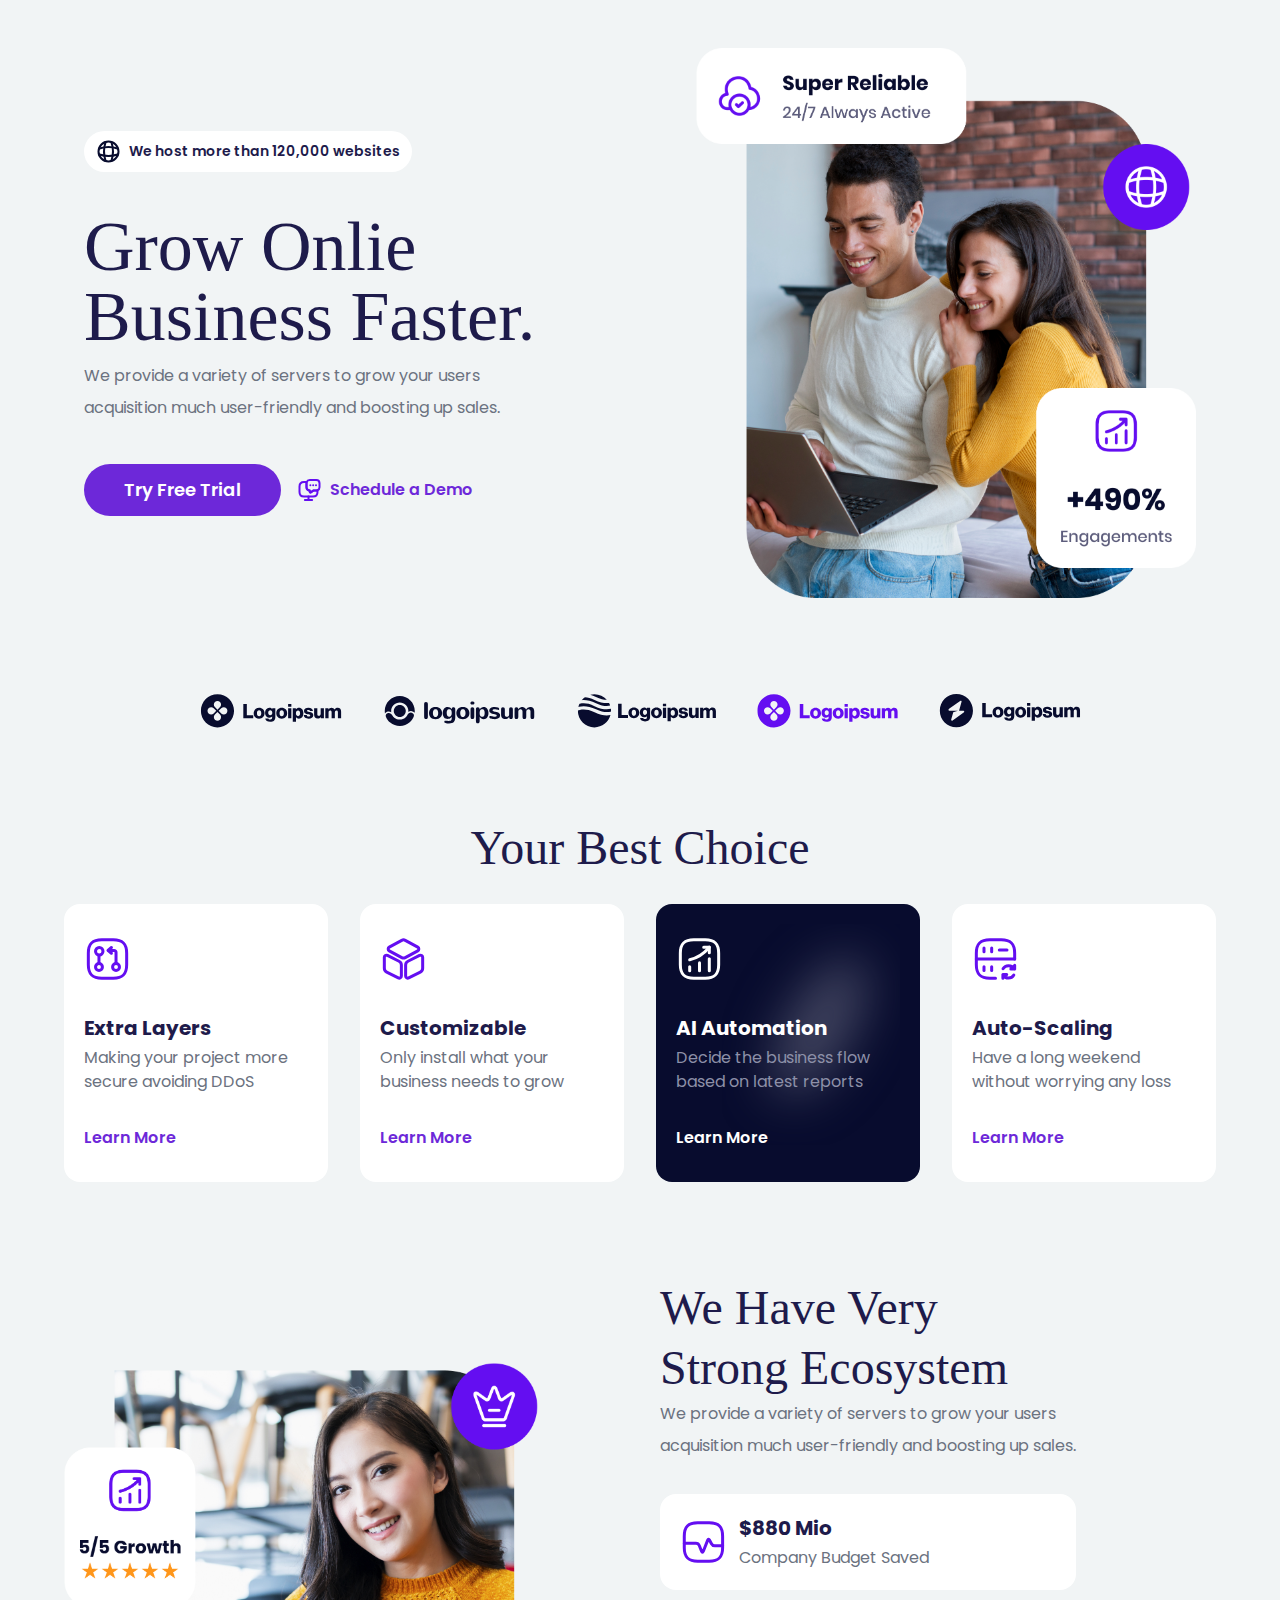
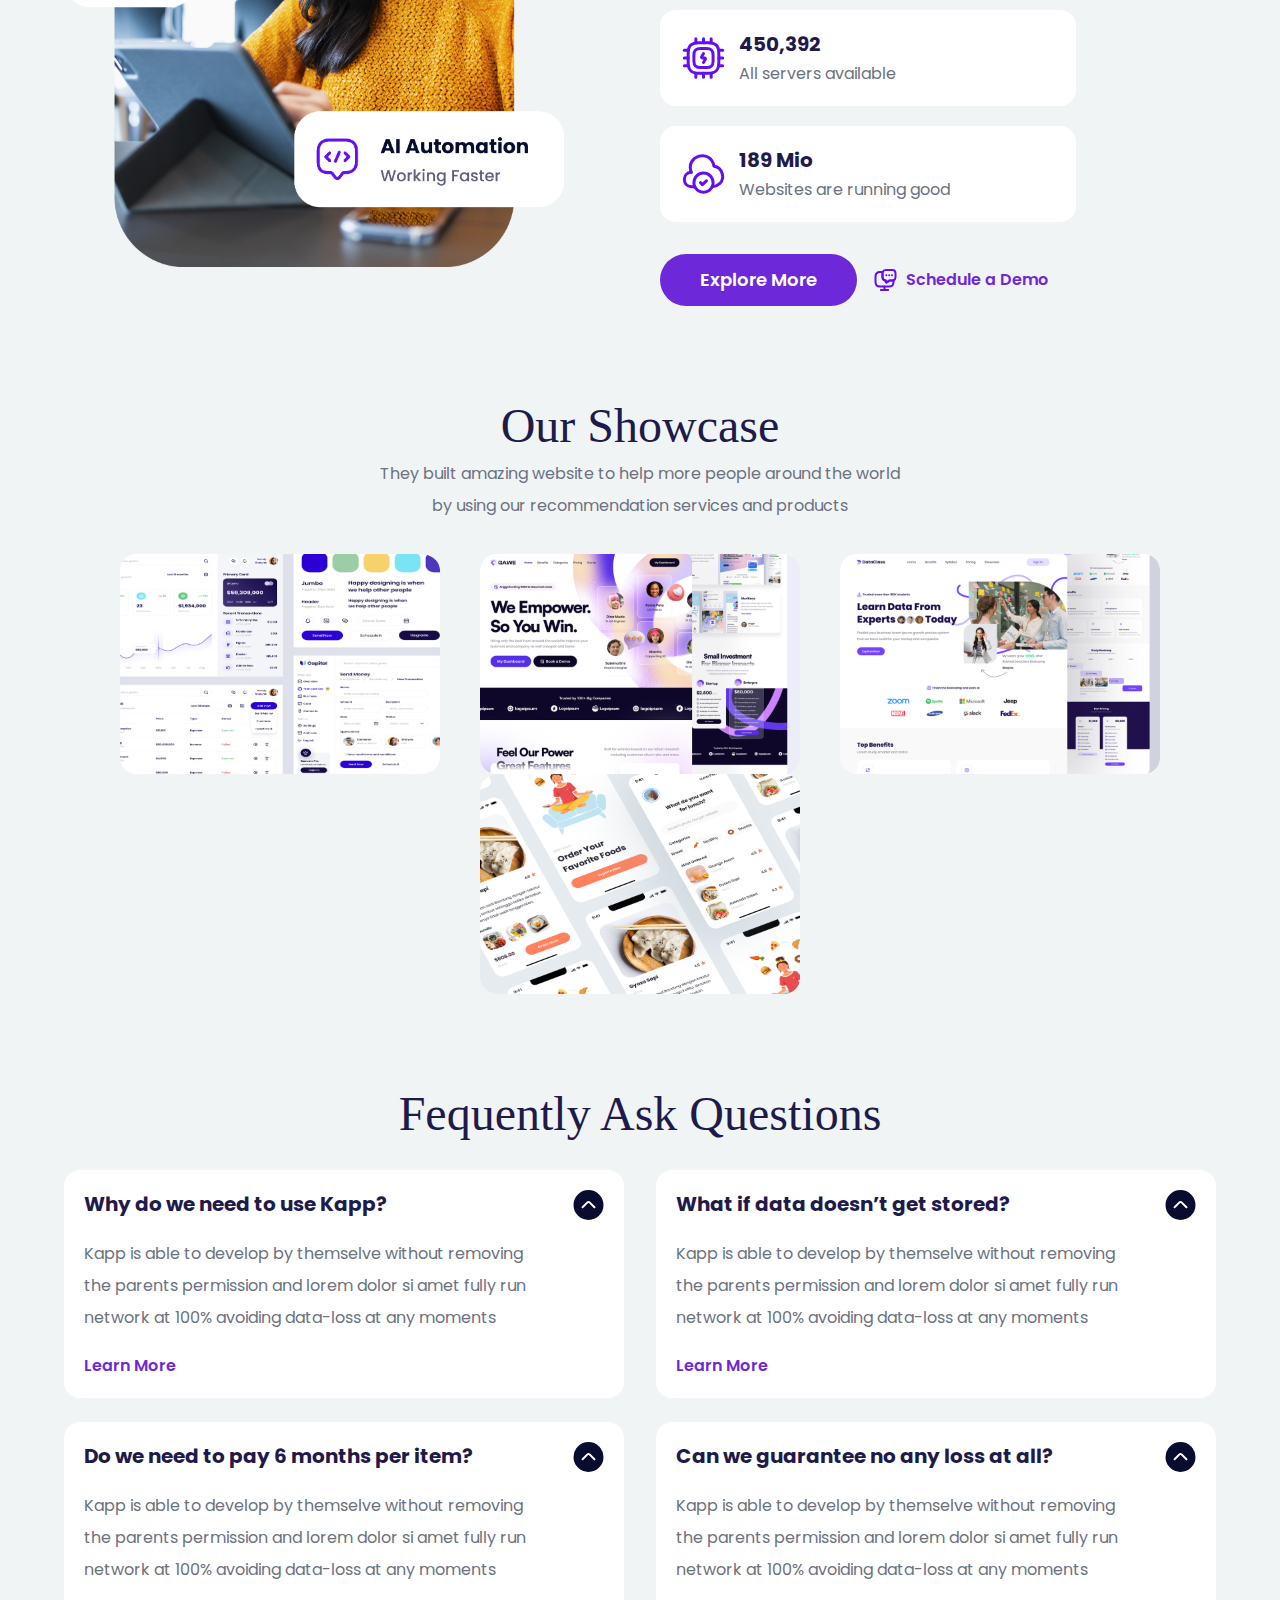
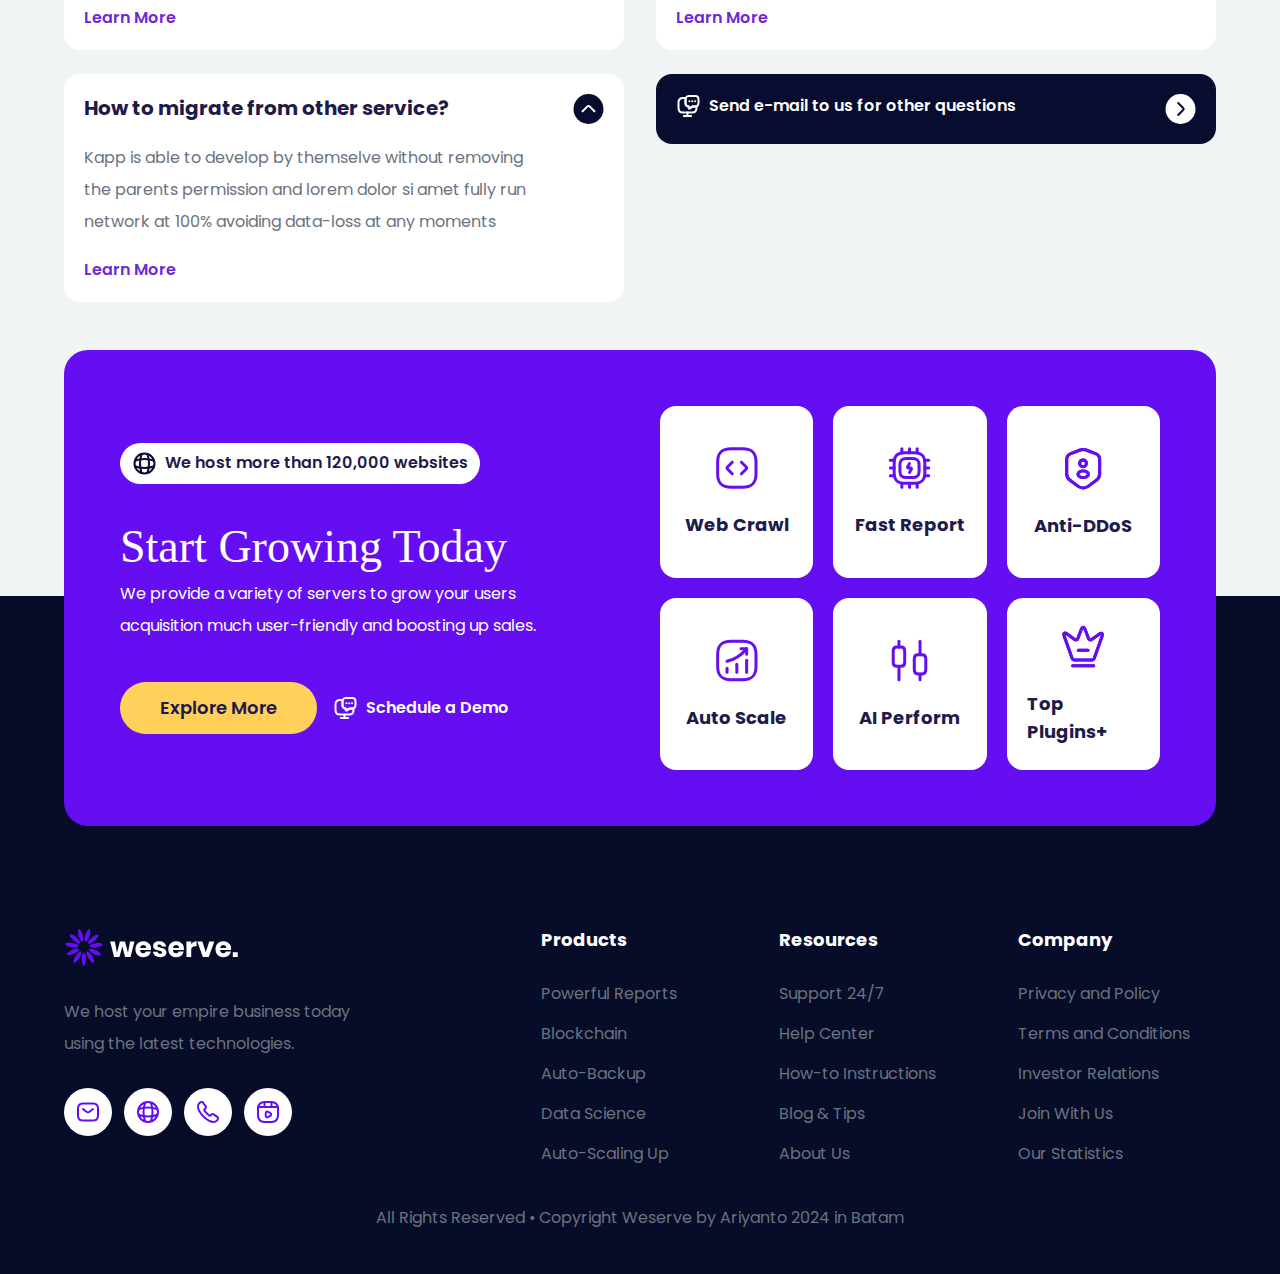
<file: src/index.html>
<!DOCTYPE html>
<html lang="en">
<head>
    <meta charset="UTF-8">
    <meta name="viewport" content="width=device-width, initial-scale=1.0">
    <title>WeServe</title>
    <link rel="stylesheet" href="tailwind.css"></link>
    <link rel="stylesheet" href="https://api.fontshare.com/v2/css?f[]=clash-display@600&display=swap">
    
    <link rel="preconnect" href="https://fonts.googleapis.com">
    <link rel="preconnect" href="https://fonts.gstatic.com" crossorigin>
    <link rel="stylesheet" href="https://fonts.googleapis.com/css2?family=Poppins:wght@400;600;700&display=swap">
</head>
<body class="bg-[#F1F4F5] font-['Poppins']">
    <!-- <nav class="flex flex-row max-w-6xl mx-auto justify-between items-center mt-10 pb-12">
        <svg width="175" height="42" viewBox="0 0 175 42" fill="none" xmlns="http://www.w3.org/2000/svg">
            <path d="M22.0246 33.1116C22.0606 29.4402 21.1298 26.4546 19.9458 26.443C18.7617 26.4314 17.7727 29.3983 17.7369 33.0697C17.701 36.7411 18.6318 39.7268 19.8158 39.7383C20.9998 39.7499 21.9888 36.783 22.0246 33.1116Z" fill="#640EF1"/>
            <path d="M15.1576 32.2777C17.1729 29.2086 18.0042 26.1937 17.0144 25.5438C16.0246 24.8939 13.5885 26.855 11.5733 29.9241C9.558 32.9933 8.72672 36.0081 9.71648 36.6581C10.7063 37.308 13.1423 35.3469 15.1576 32.2777Z" fill="#640EF1"/>
            <path d="M9.82335 27.8744C13.1781 26.3822 15.5074 24.2955 15.0262 23.2136C14.545 22.1317 11.4354 22.4643 8.08063 23.9565C4.72595 25.4487 2.39656 27.5354 2.8778 28.6174C3.35903 29.6993 6.46867 29.3666 9.82335 27.8744Z" fill="#640EF1"/>
            <path d="M14.6235 20.1796C14.8037 19.0093 12.0079 17.6078 8.37911 17.0492C4.75022 16.4907 1.66243 16.9867 1.4823 18.157C1.30217 19.3273 4.09791 20.7287 7.72678 21.2873C11.3556 21.8459 14.4434 21.3499 14.6235 20.1796Z" fill="#640EF1"/>
            <path d="M15.9264 17.3916C16.7106 16.5044 15.116 13.8141 12.3649 11.3826C9.61376 8.95121 6.74786 7.6994 5.96372 8.58665C5.17957 9.47392 6.77413 12.1642 9.52528 14.5957C12.2764 17.0271 15.1423 18.2789 15.9264 17.3916Z" fill="#640EF1"/>
            <path d="M18.5211 15.7623C19.6605 15.4399 19.7737 12.3145 18.774 8.78164C17.7743 5.24877 16.0402 2.64618 14.9009 2.96859C13.7615 3.29099 13.6483 6.41631 14.648 9.94921C15.6477 13.482 17.3818 16.0847 18.5211 15.7623Z" fill="#640EF1"/>
            <path d="M25.5667 10.0591C26.6359 6.54664 26.5844 3.4197 25.4516 3.07489C24.3188 2.73007 22.5338 5.29796 21.4646 8.81043C20.3954 12.3229 20.447 15.4498 21.5798 15.7946C22.7126 16.1394 24.4976 13.5716 25.5667 10.0591Z" fill="#640EF1"/>
            <path d="M30.6011 14.8052C33.3993 12.428 35.0462 9.76935 34.2794 8.86698C33.5128 7.96458 30.623 9.16015 27.8249 11.5373C25.0267 13.9145 23.3799 16.5731 24.1466 17.4755C24.9132 18.3779 27.803 17.1824 30.6011 14.8052Z" fill="#640EF1"/>
            <path d="M32.2658 21.5215C35.905 21.0346 38.7278 19.6885 38.5707 18.5149C38.4138 17.3413 35.3363 16.7845 31.6971 17.2713C28.058 17.7582 25.2351 19.1043 25.3922 20.278C25.5492 21.4516 28.6266 22.0084 32.2658 21.5215Z" fill="#640EF1"/>
            <path d="M36.9603 28.9528C37.4628 27.8806 35.175 25.7484 31.8504 24.1903C28.5258 22.6322 25.4234 22.2384 24.9209 23.3106C24.4184 24.3828 26.7062 26.515 30.0308 28.0731C33.3554 29.6311 36.4578 30.025 36.9603 28.9528Z" fill="#640EF1"/>
            <path d="M29.9671 36.8639C30.9695 36.2337 30.1978 33.203 28.2435 30.0947C26.2892 26.9865 23.8922 24.9778 22.8898 25.608C21.8874 26.2382 22.6591 29.269 24.6134 32.3772C26.5678 35.4854 28.9647 37.4942 29.9671 36.8639Z" fill="#640EF1"/>
            <path d="M70.5 15.376L66.496 31H61.148L58.32 20.528L55.464 31H50.116L46.112 15.376H50.9L52.972 26.632L55.884 15.376H60.98L63.976 26.66L66.048 15.376H70.5ZM87.074 22.768C87.074 23.16 87.0274 23.5893 86.934 24.056H76.098C76.154 25.232 76.4527 26.0813 76.994 26.604C77.5354 27.108 78.226 27.36 79.066 27.36C79.7754 27.36 80.3634 27.1827 80.83 26.828C81.2967 26.4733 81.6047 26.016 81.754 25.456H86.822C86.6167 26.5573 86.1687 27.5467 85.478 28.424C84.7874 29.2827 83.91 29.964 82.846 30.468C81.782 30.9533 80.5967 31.196 79.29 31.196C77.7594 31.196 76.3967 30.8787 75.202 30.244C74.026 29.5907 73.102 28.6573 72.43 27.444C71.758 26.2307 71.422 24.812 71.422 23.188C71.422 21.5453 71.7487 20.1267 72.402 18.932C73.074 17.7187 74.0074 16.7947 75.202 16.16C76.3967 15.5067 77.7594 15.18 79.29 15.18C80.8394 15.18 82.202 15.4973 83.378 16.132C84.554 16.7667 85.4594 17.6627 86.094 18.82C86.7474 19.9587 87.074 21.2747 87.074 22.768ZM82.23 22.04C82.2487 21.0133 81.9687 20.248 81.39 19.744C80.83 19.2213 80.13 18.96 79.29 18.96C78.4127 18.96 77.6847 19.2213 77.106 19.744C76.5274 20.2667 76.2007 21.032 76.126 22.04H82.23ZM95.254 15.18C97.2326 15.18 98.81 15.6747 99.986 16.664C101.181 17.6533 101.927 18.96 102.226 20.584H97.746C97.6153 19.9493 97.3166 19.4547 96.85 19.1C96.402 18.7267 95.8326 18.54 95.142 18.54C94.6006 18.54 94.19 18.6613 93.91 18.904C93.63 19.128 93.49 19.4547 93.49 19.884C93.49 20.3693 93.742 20.7333 94.246 20.976C94.7686 21.2187 95.5806 21.4613 96.682 21.704C97.8766 21.984 98.8566 22.2733 99.622 22.572C100.387 22.852 101.05 23.3187 101.61 23.972C102.17 24.6253 102.45 25.5027 102.45 26.604C102.45 27.5 102.207 28.2933 101.722 28.984C101.237 29.6747 100.537 30.216 99.622 30.608C98.7073 31 97.6246 31.196 96.374 31.196C94.2646 31.196 92.5753 30.7293 91.306 29.796C90.0366 28.8627 89.262 27.528 88.982 25.792H93.602C93.6766 26.464 93.9566 26.9773 94.442 27.332C94.946 27.6867 95.59 27.864 96.374 27.864C96.9153 27.864 97.326 27.7427 97.606 27.5C97.886 27.2387 98.026 26.9027 98.026 26.492C98.026 25.9507 97.7646 25.568 97.242 25.344C96.738 25.1013 95.9073 24.8493 94.75 24.588C93.5926 24.3453 92.6406 24.084 91.894 23.804C91.1473 23.524 90.5033 23.076 89.962 22.46C89.4206 21.8253 89.15 20.9667 89.15 19.884C89.15 18.484 89.682 17.3547 90.746 16.496C91.81 15.6187 93.3126 15.18 95.254 15.18ZM119.941 22.768C119.941 23.16 119.895 23.5893 119.801 24.056H108.965C109.021 25.232 109.32 26.0813 109.861 26.604C110.403 27.108 111.093 27.36 111.933 27.36C112.643 27.36 113.231 27.1827 113.697 26.828C114.164 26.4733 114.472 26.016 114.621 25.456H119.689C119.484 26.5573 119.036 27.5467 118.345 28.424C117.655 29.2827 116.777 29.964 115.713 30.468C114.649 30.9533 113.464 31.196 112.157 31.196C110.627 31.196 109.264 30.8787 108.069 30.244C106.893 29.5907 105.969 28.6573 105.297 27.444C104.625 26.2307 104.289 24.812 104.289 23.188C104.289 21.5453 104.616 20.1267 105.269 18.932C105.941 17.7187 106.875 16.7947 108.069 16.16C109.264 15.5067 110.627 15.18 112.157 15.18C113.707 15.18 115.069 15.4973 116.245 16.132C117.421 16.7667 118.327 17.6627 118.961 18.82C119.615 19.9587 119.941 21.2747 119.941 22.768ZM115.097 22.04C115.116 21.0133 114.836 20.248 114.257 19.744C113.697 19.2213 112.997 18.96 112.157 18.96C111.28 18.96 110.552 19.2213 109.973 19.744C109.395 20.2667 109.068 21.032 108.993 22.04H115.097ZM127.225 18.316C127.822 17.364 128.588 16.608 129.521 16.048C130.473 15.488 131.5 15.208 132.601 15.208V20.332H131.229C129.96 20.332 128.97 20.6027 128.261 21.144C127.57 21.6853 127.225 22.6 127.225 23.888V31H122.437V15.376H127.225V18.316ZM141.829 26.324L145.217 15.376H150.313L144.769 31H138.833L133.289 15.376H138.385L141.829 26.324ZM167.137 22.768C167.137 23.16 167.09 23.5893 166.997 24.056H156.161C156.217 25.232 156.515 26.0813 157.057 26.604C157.598 27.108 158.289 27.36 159.129 27.36C159.838 27.36 160.426 27.1827 160.893 26.828C161.359 26.4733 161.667 26.016 161.817 25.456H166.885C166.679 26.5573 166.231 27.5467 165.541 28.424C164.85 29.2827 163.973 29.964 162.909 30.468C161.845 30.9533 160.659 31.196 159.353 31.196C157.822 31.196 156.459 30.8787 155.265 30.244C154.089 29.5907 153.165 28.6573 152.493 27.444C151.821 26.2307 151.485 24.812 151.485 23.188C151.485 21.5453 151.811 20.1267 152.465 18.932C153.137 17.7187 154.07 16.7947 155.265 16.16C156.459 15.5067 157.822 15.18 159.353 15.18C160.902 15.18 162.265 15.4973 163.441 16.132C164.617 16.7667 165.522 17.6627 166.157 18.82C166.81 19.9587 167.137 21.2747 167.137 22.768ZM162.293 22.04C162.311 21.0133 162.031 20.248 161.453 19.744C160.893 19.2213 160.193 18.96 159.353 18.96C158.475 18.96 157.747 19.2213 157.169 19.744C156.59 20.2667 156.263 21.032 156.189 22.04H162.293ZM173.748 26.212V31H168.792V26.212H173.748Z" fill="#080C2E"/>
        </svg>
            
        <ul class="flex flex-row gap-x-7">
            <li>
                <a href="" class="text-base text-indigo-950 hover:font-semibold hover:text-violet-700">
                    Products
                </a>
            </li>
            <li>
                <a href="" class="text-base text-indigo-950 hover:font-semibold hover:text-violet-700">
                    Services
                </a>
            </li>
            <li>
                <a href="" class="text-base text-indigo-950 hover:font-semibold hover:text-violet-700">
                    Pricing
                </a>
            </li>
            <li>
                <a href="" class="text-base text-indigo-950 hover:font-semibold hover:text-violet-700">
                    Testimonials
                </a>
            </li>
            <li>
                <a href="" class="text-base text-indigo-950 hover:font-semibold hover:text-violet-700">
                    Blog
                </a>
            </li>
        </ul>
        <div class="flex flex-row items-center gap-x-3">
            <div class="bg-white rounded-full flex items-center p-[12px]">
                <a href="#">
                    <svg width="25" height="24" viewBox="0 0 25 24" fill="none" xmlns="http://www.w3.org/2000/svg">
                        <path d="M8 7.67001V6.70001C8 4.45001 9.81 2.24001 12.06 2.03001C14.74 1.77001 17 3.88001 17 6.51001V7.89001" stroke="#080C2E" stroke-width="2" stroke-miterlimit="10" stroke-linecap="round" stroke-linejoin="round"/>
                        <path d="M9.50001 22H15.5C19.52 22 20.24 20.39 20.45 18.43L21.2 12.43C21.47 9.99 20.77 8 16.5 8H8.50001C4.23001 8 3.53001 9.99 3.80001 12.43L4.55001 18.43C4.76001 20.39 5.48001 22 9.50001 22Z" stroke="#080C2E" stroke-width="2" stroke-miterlimit="10" stroke-linecap="round" stroke-linejoin="round"/>
                        <path d="M15.9955 12H16.0045" stroke="#080C2E" stroke-width="2" stroke-linecap="round" stroke-linejoin="round"/>
                        <path d="M8.99451 12H9.00349" stroke="#080C2E" stroke-width="2" stroke-linecap="round" stroke-linejoin="round"/>
                        <circle cx="19.5" cy="7" r="4" fill="#FF3232"/>
                    </svg>
                        
                </a>
            </div>
            <a href="#" class="hover:bg-violet-700 text-base bg-indigo-950 text-white py-3 rounded-full font-semibold px-8 ">Sign In</a>
        </div>
    </nav> -->

    <section class="hero max-w-6xl mx-auto py-12 px-5">
       <div class="flex flex-col md:flex-row items-center justify-between gap-y-10">
        <div class="flex flex-col gap-y-10 md:basis-2/4 lg:basis-3/6">
            <div class="w-fit gap-x-2 small-badge flex flex-row bg-white rounded-full px-3 py-2 items-center">
                <svg width="25" height="25" viewBox="0 0 25 25" fill="none" xmlns="http://www.w3.org/2000/svg">
                    <path d="M12.5 22.5C18.0228 22.5 22.5 18.0228 22.5 12.5C22.5 6.97715 18.0228 2.5 12.5 2.5C6.97715 2.5 2.5 6.97715 2.5 12.5C2.5 18.0228 6.97715 22.5 12.5 22.5Z" stroke="#080C2E" stroke-width="2" stroke-linecap="round" stroke-linejoin="round"/>
                    <path d="M8.50001 3.5H9.50001C7.55001 9.34 7.55001 15.66 9.50001 21.5H8.50001" stroke="#080C2E" stroke-width="2" stroke-linecap="round" stroke-linejoin="round"/>
                    <path d="M15.5 3.5C17.45 9.34 17.45 15.66 15.5 21.5" stroke="#080C2E" stroke-width="2" stroke-linecap="round" stroke-linejoin="round"/>
                    <path d="M3.5 16.5V15.5C9.34 17.45 15.66 17.45 21.5 15.5V16.5" stroke="#080C2E" stroke-width="2" stroke-linecap="round" stroke-linejoin="round"/>
                    <path d="M3.5 9.50001C9.34 7.55001 15.66 7.55001 21.5 9.50001" stroke="#080C2E" stroke-width="2" stroke-linecap="round" stroke-linejoin="round"/>
                </svg>
                <p class="text-sm font-semibold text-indigo-950">
                    We host more than 120,000 websites
                </p>
               
            </div>
            <div class="flex gap-y-2 flex-col">
                <h1 class="text-indigo-950 font-['Clash_Display'] lg:text-[70px] text-4xl leading-none">
                    Grow Onlie<br class="lg:block hidden">
                    Business Faster.
                </h1>
                <p class="text-base leading-loose text-gray-500">
                    We provide a variety of servers to grow your users<br class="lg:block hidden">
                    acquisition much user-friendly and boosting up sales.
                </p>
            </div>
            
            <div class="flex flex-col lg:flex-row gap-x-4 items-center gap-y-8">
                <a href="#" class="w-full text-lg px-10 hover:bg-indigo-950 text-base bg-violet-700 text-white py-3 rounded-full lg:w-fit font-semibold text-center">Try Free Trial</a>
                <a href="" class="flex gap-x-2 text-violet-700 font-semibold">
                    <svg width="25" height="24" viewBox="0 0 25 24" fill="none" xmlns="http://www.w3.org/2000/svg">
                        <path d="M20.5 12.2V13.9C20.5 17.05 18.7 18.4 16 18.4H7C4.3 18.4 2.5 17.05 2.5 13.9V8.5C2.5 5.35 4.3 4 7 4H9.7C9.57 4.38 9.5 4.8 9.5 5.25V9.15002C9.5 10.12 9.82 10.94 10.39 11.51C10.96 12.08 11.78 12.4 12.75 12.4V13.79C12.75 14.3 13.33 14.61 13.76 14.33L16.65 12.4H19.25C19.7 12.4 20.12 12.33 20.5 12.2Z" stroke="#640EF1" stroke-width="2" stroke-miterlimit="10" stroke-linecap="round" stroke-linejoin="round"/>
                        <path d="M22.5 5.25V9.15002C22.5 10.64 21.74 11.76 20.5 12.2C20.12 12.33 19.7 12.4 19.25 12.4H16.65L13.76 14.33C13.33 14.61 12.75 14.3 12.75 13.79V12.4C11.78 12.4 10.96 12.08 10.39 11.51C9.82 10.94 9.5 10.12 9.5 9.15002V5.25C9.5 4.8 9.57 4.38 9.7 4C10.14 2.76 11.26 2 12.75 2H19.25C21.2 2 22.5 3.3 22.5 5.25Z" stroke="#640EF1" stroke-width="2" stroke-miterlimit="10" stroke-linecap="round" stroke-linejoin="round"/>
                        <path d="M7.89999 22H15.1" stroke="#640EF1" stroke-width="2" stroke-miterlimit="10" stroke-linecap="round" stroke-linejoin="round"/>
                        <path d="M11.5 18.4V22" stroke="#640EF1" stroke-width="2" stroke-miterlimit="10" stroke-linecap="round" stroke-linejoin="round"/>
                        <path d="M18.9955 7.25H19.0045" stroke="#640EF1" stroke-width="2" stroke-linecap="round" stroke-linejoin="round"/>
                        <path d="M16.1957 7.25H16.2047" stroke="#640EF1" stroke-width="2" stroke-linecap="round" stroke-linejoin="round"/>
                        <path d="M13.3954 7.25H13.4044" stroke="#640EF1" stroke-width="2" stroke-linecap="round" stroke-linejoin="round"/>
                    </svg>
                    Schedule a Demo
                </a>
            </div>
            
        </div>
        <div class="flex flex-row items-center">
            <img src="../images/ilustration_header.png" class="lg:h-[550px] h-[397px] md:basis-2/4" alt="">
        </div>
       </div>
    </section>

    <section class="partners max-w-6xl mx-auto py-12">
        <div class="flex flex-row gap-x-10 justify-center item-center">
            <svg width="142" height="34" viewBox="0 0 142 34" fill="none" xmlns="http://www.w3.org/2000/svg">
                <g clip-path="url(#clip0_1_375)">
                <path d="M43.3155 24.3168H53.2269V21.3314H46.8382V10.0865H43.3155V24.3168Z" fill="#080C2E"/>
                <path d="M59.099 22.3266C57.6859 22.3266 56.9496 21.0926 56.9496 19.2417C56.9496 17.3907 57.6859 16.1369 59.099 16.1369C60.5121 16.1369 61.2684 17.3907 61.2684 19.2417C61.2684 21.0926 60.5121 22.3266 59.099 22.3266ZM59.1189 24.6352C62.4028 24.6352 64.5523 22.3067 64.5523 19.2417C64.5523 16.1767 62.4028 13.8481 59.1189 13.8481C55.8549 13.8481 53.6656 16.1767 53.6656 19.2417C53.6656 22.3067 55.8549 24.6352 59.1189 24.6352Z" fill="#080C2E"/>
                <path d="M70.2364 27.8395C71.749 27.8395 73.0825 27.5012 73.9781 26.7051C74.7941 25.9687 75.3314 24.8542 75.3314 23.3217V14.1268H72.2267V15.2214H72.1868C71.5898 14.3656 70.6743 13.8282 69.3209 13.8282C66.7933 13.8282 65.0419 15.9379 65.0419 18.9232C65.0419 22.0479 67.1714 23.7595 69.4602 23.7595C70.6942 23.7595 71.4704 23.262 72.0674 22.5853H72.147V23.6003C72.147 24.8343 71.5699 25.5508 70.1966 25.5508C69.1219 25.5508 68.5845 25.093 68.4054 24.5556H65.2608C65.5792 26.6852 67.4302 27.8395 70.2364 27.8395ZM70.2165 21.3513C69.0025 21.3513 68.2064 20.3562 68.2064 18.8237C68.2064 17.2713 69.0025 16.2762 70.2165 16.2762C71.5699 16.2762 72.2864 17.4306 72.2864 18.8038C72.2864 20.2368 71.6296 21.3513 70.2165 21.3513Z" fill="#080C2E"/>
                <path d="M81.7155 22.3266C80.3024 22.3266 79.566 21.0926 79.566 19.2417C79.566 17.3907 80.3024 16.1369 81.7155 16.1369C83.1285 16.1369 83.8845 17.3907 83.8845 19.2417C83.8845 21.0926 83.1285 22.3266 81.7155 22.3266ZM81.7354 24.6352C85.0189 24.6352 87.1684 22.3067 87.1684 19.2417C87.1684 16.1767 85.0189 13.8481 81.7354 13.8481C78.4714 13.8481 76.2821 16.1767 76.2821 19.2417C76.2821 22.3067 78.4714 24.6352 81.7354 24.6352Z" fill="#080C2E"/>
                <path d="M88.1163 24.3168H91.3604V14.1267H88.1163V24.3168ZM88.1163 12.7137H91.3604V10.0865H88.1163V12.7137Z" fill="#080C2E"/>
                <path d="M92.7676 27.6803H96.0117V23.262H96.0515C96.6884 24.1178 97.6238 24.6352 98.9374 24.6352C101.604 24.6352 103.376 22.5256 103.376 19.2218C103.376 16.1568 101.724 13.8282 99.017 13.8282C97.6238 13.8282 96.6287 14.4452 95.9321 15.3607H95.8724V14.1268H92.7676V27.6803ZM98.1015 22.1275C96.7083 22.1275 95.9122 20.9931 95.9122 19.3412C95.9122 17.6893 96.6287 16.4354 98.0418 16.4354C99.435 16.4354 100.092 17.5898 100.092 19.3412C100.092 21.0727 99.3354 22.1275 98.1015 22.1275Z" fill="#080C2E"/>
                <path d="M108.657 24.6352C111.324 24.6352 113.295 23.4809 113.295 21.2518C113.295 18.6446 111.185 18.1869 109.394 17.8883C108.1 17.6495 106.946 17.55 106.946 16.8335C106.946 16.1966 107.563 15.8981 108.359 15.8981C109.254 15.8981 109.871 16.1767 109.991 17.0922H112.976C112.817 15.0821 111.264 13.8282 108.379 13.8282C105.97 13.8282 103.98 14.9428 103.98 17.0922C103.98 19.4805 105.871 19.9582 107.642 20.2567C108.996 20.4955 110.23 20.595 110.23 21.5106C110.23 22.1673 109.613 22.5256 108.637 22.5256C107.563 22.5256 106.886 22.028 106.767 21.013H103.702C103.801 23.262 105.672 24.6352 108.657 24.6352Z" fill="#080C2E"/>
                <path d="M117.701 24.6153C119.114 24.6153 120.01 24.0581 120.746 23.0629H120.806V24.3168H123.911V14.1267H120.667V19.8188C120.667 21.0329 119.99 21.8688 118.876 21.8688C117.841 21.8688 117.343 21.2518 117.343 20.1373V14.1267H114.119V20.814C114.119 23.0828 115.353 24.6153 117.701 24.6153Z" fill="#080C2E"/>
                <path d="M125.322 24.3168H128.566V18.6048C128.566 17.3908 129.163 16.5349 130.178 16.5349C131.154 16.5349 131.611 17.1718 131.611 18.2665V24.3168H134.856V18.6048C134.856 17.3908 135.433 16.5349 136.468 16.5349C137.443 16.5349 137.901 17.1718 137.901 18.2665V24.3168H141.145V17.6893C141.145 15.4005 139.99 13.8282 137.682 13.8282C136.368 13.8282 135.273 14.3855 134.477 15.6194H134.438C133.92 14.5248 132.905 13.8282 131.572 13.8282C130.099 13.8282 129.124 14.5248 128.487 15.5796H128.427V14.1268H125.322V24.3168Z" fill="#080C2E"/>
                <path fill-rule="evenodd" clip-rule="evenodd" d="M17.4621 33.4388C26.622 33.4388 34.0475 26.0132 34.0475 16.8534C34.0475 7.69358 26.622 0.268066 17.4621 0.268066C8.30228 0.268066 0.87677 7.69358 0.87677 16.8534C0.87677 26.0132 8.30228 33.4388 17.4621 33.4388ZM20.0221 13.0824C21.4358 11.6686 21.4358 9.37638 20.0221 7.96256C18.6082 6.54876 16.3161 6.54876 14.9022 7.96256C13.4885 9.37638 13.4885 11.6686 14.9022 13.0824L17.4621 15.6423L20.0221 13.0824ZM21.2332 19.4133C22.647 20.8272 24.9392 20.8272 26.353 19.4133C27.7668 17.9995 27.7668 15.7073 26.353 14.2935C24.9392 12.8798 22.647 12.8798 21.2332 14.2935L18.6733 16.8535L21.2332 19.4133ZM20.0221 25.7443C21.4358 24.3305 21.4358 22.0383 20.0221 20.6245L17.4621 18.0646L14.9022 20.6245C13.4885 22.0383 13.4885 24.3305 14.9022 25.7443C16.3161 27.1581 18.6082 27.1581 20.0221 25.7443ZM8.57124 19.4133C7.15747 17.9995 7.15747 15.7073 8.57124 14.2935C9.98509 12.8798 12.2773 12.8798 13.6911 14.2935L16.251 16.8535L13.6911 19.4133C12.2773 20.8272 9.98509 20.8272 8.57124 19.4133Z" fill="#080C2E"/>
                </g>
                <defs>
                <clipPath id="clip0_1_375">
                <rect width="140.976" height="34" fill="white" transform="translate(0.792664)"/>
                </clipPath>
                </defs>
            </svg>

            <svg width="155" height="34" viewBox="0 0 155 34" fill="none" xmlns="http://www.w3.org/2000/svg">
                <path d="M45.8777 22.6914C45.8777 23.4336 45.7253 24.0039 45.4206 24.4023C45.1238 24.8008 44.6277 25 43.9324 25C43.2761 25 42.8113 24.8008 42.5378 24.4023C42.2722 24.0039 42.1394 23.4336 42.1394 22.6914V10.3047C42.1394 9.5625 42.2722 8.99219 42.5378 8.59375C42.8113 8.19531 43.2761 7.99609 43.9324 7.99609C44.6277 7.99609 45.1238 8.19531 45.4206 8.59375C45.7253 8.99219 45.8777 9.5625 45.8777 10.3047V22.6914Z" fill="#080C2E"/>
                <path d="M47.0125 19.0938C47.0125 18.2656 47.1453 17.4844 47.411 16.75C47.6844 16.0078 48.0906 15.3594 48.6297 14.8047C49.1766 14.25 49.8563 13.8086 50.6688 13.4805C51.4891 13.1523 52.45 12.9883 53.5516 12.9883C54.6063 12.9883 55.5399 13.1406 56.3524 13.4453C57.1649 13.75 57.8485 14.1758 58.4031 14.7227C58.9578 15.2617 59.3797 15.9062 59.6688 16.6562C59.9578 17.3984 60.1024 18.2109 60.1024 19.0938C60.1024 19.9141 59.9656 20.6914 59.6922 21.4258C59.4188 22.1523 59.0086 22.793 58.4617 23.3477C57.9149 23.8945 57.2313 24.332 56.411 24.6602C55.5906 24.9805 54.6375 25.1406 53.5516 25.1406C52.4813 25.1406 51.536 24.9883 50.7156 24.6836C49.9031 24.3711 49.2196 23.9453 48.6649 23.4062C48.118 22.8594 47.7039 22.2188 47.4227 21.4844C47.1492 20.7422 47.0125 19.9453 47.0125 19.0938ZM50.9149 19.0938C50.9149 19.6094 50.9617 20.1016 51.0555 20.5703C51.1492 21.0312 51.2977 21.4375 51.5008 21.7891C51.7117 22.1406 51.9852 22.4219 52.3211 22.6328C52.6571 22.8359 53.0672 22.9375 53.5516 22.9375C53.9969 22.9375 54.3836 22.8438 54.7117 22.6562C55.0477 22.4688 55.3211 22.207 55.5321 21.8711C55.7508 21.5352 55.9149 21.1328 56.0242 20.6641C56.1336 20.1875 56.1883 19.6641 56.1883 19.0938C56.1883 18.5781 56.1375 18.0898 56.036 17.6289C55.9422 17.1602 55.7899 16.75 55.5789 16.3984C55.368 16.0391 55.0946 15.7578 54.7586 15.5547C54.4305 15.3438 54.0281 15.2383 53.5516 15.2383C53.075 15.2383 52.6688 15.3398 52.3328 15.543C51.9969 15.7461 51.7235 16.0234 51.5125 16.375C51.3016 16.7266 51.1492 17.1367 51.0555 17.6055C50.9617 18.0742 50.9149 18.5703 50.9149 19.0938Z" fill="#080C2E"/>
                <path d="M69.7216 22.7383C69.5106 23.1289 69.2528 23.4609 68.9481 23.7344C68.6513 24.0078 68.3192 24.2344 67.9521 24.4141C67.5927 24.5859 67.206 24.7148 66.7919 24.8008C66.3856 24.8789 65.9677 24.918 65.538 24.918C64.8192 24.918 64.163 24.7891 63.5692 24.5312C62.9755 24.2734 62.4638 23.9023 62.0341 23.418C61.6122 22.9258 61.2841 22.3242 61.0497 21.6133C60.8153 20.9023 60.6981 20.0898 60.6981 19.1758C60.6981 18.3164 60.8075 17.5117 61.0263 16.7617C61.245 16.0117 61.5614 15.3594 61.9755 14.8047C62.3974 14.25 62.913 13.8125 63.5224 13.4922C64.1317 13.1719 64.8271 13.0117 65.6083 13.0117C66.4989 13.0117 67.288 13.1836 67.9755 13.5273C68.6708 13.8711 69.2685 14.4336 69.7685 15.2148V14.9102C69.7685 14.3477 69.9208 13.9258 70.2255 13.6445C70.538 13.3555 70.9677 13.2109 71.5146 13.2109C71.8427 13.2109 72.12 13.2656 72.3466 13.375C72.5731 13.4766 72.7528 13.6328 72.8856 13.8438C73.0185 14.0469 73.1122 14.3008 73.1669 14.6055C73.2294 14.9023 73.2606 15.2422 73.2606 15.625V23.4766C73.2606 24.4297 73.1396 25.2812 72.8974 26.0312C72.663 26.7812 72.2958 27.4141 71.7958 27.9297C71.2958 28.4453 70.6552 28.8359 69.8739 29.1016C69.0927 29.375 68.163 29.5117 67.0849 29.5117C66.3271 29.5117 65.6552 29.4766 65.0692 29.4062C64.4911 29.3438 63.9911 29.2461 63.5692 29.1133C63.1474 28.9648 62.8271 28.8008 62.6083 28.6211C62.3974 28.4414 62.2919 28.207 62.2919 27.918C62.2919 27.7539 62.3153 27.5977 62.3622 27.4492C62.4091 27.3008 62.4794 27.168 62.5731 27.0508C62.6747 26.9414 62.8036 26.8516 62.9599 26.7812C63.1239 26.7188 63.3231 26.6875 63.5575 26.6875C63.8075 26.6875 64.0575 26.7031 64.3075 26.7344C64.5653 26.7656 64.831 26.7969 65.1044 26.8281C65.3856 26.8672 65.6786 26.9023 65.9833 26.9336C66.2958 26.9648 66.6317 26.9805 66.9911 26.9805C67.4208 26.9805 67.8036 26.9375 68.1396 26.8516C68.4755 26.7656 68.7606 26.6133 68.995 26.3945C69.2294 26.1758 69.4091 25.8828 69.5341 25.5156C69.6591 25.1562 69.7216 24.6953 69.7216 24.1328V22.7383ZM69.7216 19.0938C69.7216 18.5234 69.6786 18.0039 69.5927 17.5352C69.5146 17.0664 69.3778 16.668 69.1825 16.3398C68.9872 16.0039 68.7255 15.7461 68.3974 15.5664C68.0692 15.3789 67.6591 15.2852 67.1669 15.2852C66.6825 15.2852 66.2802 15.3828 65.9599 15.5781C65.6474 15.7734 65.3974 16.043 65.2099 16.3867C65.0224 16.7305 64.8896 17.1328 64.8114 17.5938C64.7411 18.0547 64.706 18.5469 64.706 19.0703C64.706 20.2656 64.9169 21.1641 65.3388 21.7656C65.7606 22.3672 66.3739 22.668 67.1786 22.668C67.5536 22.6602 67.8935 22.5898 68.1981 22.457C68.5106 22.3164 68.7802 22.1016 69.0067 21.8125C69.2333 21.5234 69.4091 21.1562 69.5341 20.7109C69.6591 20.2656 69.7216 19.7266 69.7216 19.0938Z" fill="#080C2E"/>
                <path d="M74.3369 19.0938C74.3369 18.2656 74.4697 17.4844 74.7353 16.75C75.0088 16.0078 75.415 15.3594 75.9541 14.8047C76.501 14.25 77.1806 13.8086 77.9931 13.4805C78.8135 13.1523 79.7744 12.9883 80.876 12.9883C81.9306 12.9883 82.8642 13.1406 83.6767 13.4453C84.4892 13.75 85.1728 14.1758 85.7275 14.7227C86.2822 15.2617 86.7041 15.9062 86.9931 16.6562C87.2822 17.3984 87.4267 18.2109 87.4267 19.0938C87.4267 19.9141 87.29 20.6914 87.0166 21.4258C86.7431 22.1523 86.333 22.793 85.7861 23.3477C85.2392 23.8945 84.5556 24.332 83.7353 24.6602C82.915 24.9805 81.9619 25.1406 80.876 25.1406C79.8056 25.1406 78.8603 24.9883 78.04 24.6836C77.2275 24.3711 76.5439 23.9453 75.9892 23.4062C75.4424 22.8594 75.0283 22.2188 74.747 21.4844C74.4736 20.7422 74.3369 19.9453 74.3369 19.0938ZM78.2392 19.0938C78.2392 19.6094 78.2861 20.1016 78.3799 20.5703C78.4736 21.0312 78.622 21.4375 78.8252 21.7891C79.0361 22.1406 79.3095 22.4219 79.6455 22.6328C79.9814 22.8359 80.3916 22.9375 80.876 22.9375C81.3213 22.9375 81.708 22.8438 82.0361 22.6562C82.372 22.4688 82.6455 22.207 82.8564 21.8711C83.0752 21.5352 83.2392 21.1328 83.3486 20.6641C83.458 20.1875 83.5127 19.6641 83.5127 19.0938C83.5127 18.5781 83.4619 18.0898 83.3603 17.6289C83.2666 17.1602 83.1142 16.75 82.9033 16.3984C82.6924 16.0391 82.4189 15.7578 82.083 15.5547C81.7549 15.3438 81.3525 15.2383 80.876 15.2383C80.3994 15.2383 79.9931 15.3398 79.6572 15.543C79.3213 15.7461 79.0478 16.0234 78.8369 16.375C78.626 16.7266 78.4736 17.1367 78.3799 17.6055C78.2861 18.0742 78.2392 18.5703 78.2392 19.0938Z" fill="#080C2E"/>
                <path d="M92.4522 9.03906C92.4522 9.29688 92.3936 9.52734 92.2764 9.73047C92.1592 9.92578 92.0069 10.0898 91.8194 10.2227C91.6319 10.3555 91.4131 10.457 91.1631 10.5273C90.921 10.5898 90.671 10.6211 90.4131 10.6211C90.1397 10.6211 89.878 10.5859 89.628 10.5156C89.3858 10.4453 89.171 10.3438 88.9835 10.2109C88.796 10.0703 88.6475 9.90234 88.5381 9.70703C88.4288 9.51172 88.3741 9.28906 88.3741 9.03906C88.3741 8.8125 88.4249 8.60547 88.5264 8.41797C88.6358 8.22266 88.7803 8.05469 88.96 7.91406C89.1397 7.77344 89.3546 7.66406 89.6046 7.58594C89.8546 7.50781 90.128 7.46875 90.4249 7.46875C90.6827 7.46875 90.9327 7.50391 91.1749 7.57422C91.4249 7.64453 91.6436 7.74609 91.8311 7.87891C92.0186 8.01172 92.1671 8.17578 92.2764 8.37109C92.3936 8.56641 92.4522 8.78906 92.4522 9.03906ZM92.2764 22.6914C92.2764 23.4336 92.1241 24.0039 91.8194 24.4023C91.5225 24.8008 91.0264 25 90.3311 25C89.6749 25 89.21 24.8008 88.9366 24.4023C88.671 24.0039 88.5381 23.4336 88.5381 22.6914V15.5195C88.5381 14.7773 88.671 14.207 88.9366 13.8086C89.21 13.4102 89.6749 13.2109 90.3311 13.2109C91.0264 13.2109 91.5225 13.4102 91.8194 13.8086C92.1241 14.207 92.2764 14.7773 92.2764 15.5195V22.6914Z" fill="#080C2E"/>
                <path d="M97.6652 19.0703C97.6652 19.5938 97.7042 20.082 97.7824 20.5352C97.8683 20.9883 98.0089 21.3867 98.2042 21.7305C98.4074 22.0664 98.673 22.332 99.0011 22.5273C99.337 22.7227 99.7511 22.8203 100.243 22.8203C100.696 22.8203 101.075 22.7266 101.38 22.5391C101.692 22.3438 101.942 22.0781 102.13 21.7422C102.317 21.3984 102.45 20.9961 102.528 20.5352C102.614 20.0742 102.657 19.5742 102.657 19.0352C102.657 18.6055 102.626 18.168 102.563 17.7227C102.501 17.2695 102.384 16.8594 102.212 16.4922C102.04 16.125 101.802 15.8242 101.497 15.5898C101.192 15.3555 100.794 15.2383 100.302 15.2383C99.8097 15.2383 99.3917 15.3164 99.048 15.4727C98.712 15.6289 98.4386 15.8672 98.2277 16.1875C98.0245 16.5078 97.88 16.9102 97.7941 17.3945C97.7081 17.8711 97.6652 18.4297 97.6652 19.0703ZM97.6535 15.5195C97.8488 15.1055 98.0988 14.7422 98.4035 14.4297C98.7081 14.1172 99.0441 13.8555 99.4113 13.6445C99.7785 13.4336 100.161 13.2773 100.56 13.1758C100.966 13.0664 101.368 13.0117 101.766 13.0117C102.485 13.0117 103.134 13.1719 103.712 13.4922C104.29 13.8125 104.782 14.25 105.188 14.8047C105.602 15.3516 105.919 16 106.138 16.75C106.356 17.4922 106.466 18.2891 106.466 19.1406C106.466 20.0234 106.348 20.832 106.114 21.5664C105.888 22.3008 105.563 22.9336 105.141 23.4648C104.727 23.9883 104.227 24.3984 103.641 24.6953C103.063 24.9922 102.419 25.1406 101.708 25.1406C100.833 25.1406 100.052 24.9375 99.3644 24.5312C98.6769 24.125 98.1066 23.5547 97.6535 22.8203V27.0391C97.6535 27.7812 97.5011 28.3516 97.1964 28.75C96.8995 29.1484 96.4035 29.3477 95.7081 29.3477C95.0519 29.3477 94.587 29.1484 94.3136 28.75C94.048 28.3516 93.9152 27.7812 93.9152 27.0391V15.5195C93.9152 14.7773 94.048 14.207 94.3136 13.8086C94.587 13.4102 95.0519 13.2109 95.7081 13.2109C96.4035 13.2109 96.8995 13.4102 97.1964 13.8086C97.5011 14.207 97.6535 14.7773 97.6535 15.5195Z" fill="#080C2E"/>
                <path d="M110.589 16.3516C110.589 16.6562 110.722 16.8945 110.987 17.0664C111.253 17.2305 111.62 17.3672 112.089 17.4766C112.534 17.5781 112.991 17.6758 113.46 17.7695C113.929 17.8633 114.386 17.9727 114.831 18.0977C115.276 18.2148 115.694 18.3555 116.085 18.5195C116.475 18.6836 116.819 18.8906 117.116 19.1406C117.413 19.3828 117.647 19.6797 117.819 20.0312C117.991 20.375 118.077 20.7891 118.077 21.2734C118.077 21.8828 117.952 22.4258 117.702 22.9023C117.452 23.3711 117.097 23.7695 116.636 24.0977C116.183 24.4258 115.64 24.6797 115.007 24.8594C114.374 25.0391 113.675 25.1328 112.909 25.1406C112.183 25.1406 111.483 25.0938 110.811 25C110.14 24.9141 109.542 24.7773 109.018 24.5898C108.503 24.4023 108.089 24.1719 107.776 23.8984C107.464 23.6172 107.308 23.2891 107.308 22.9141C107.308 22.5859 107.413 22.332 107.624 22.1523C107.835 21.9727 108.104 21.8828 108.433 21.8828C108.558 21.8828 108.706 21.9062 108.878 21.9531C109.05 22 109.237 22.0586 109.44 22.1289C109.643 22.1992 109.858 22.2773 110.085 22.3633C110.319 22.4414 110.561 22.5117 110.811 22.5742C111.124 22.6602 111.444 22.7305 111.772 22.7852C112.108 22.832 112.452 22.8555 112.804 22.8555C113.022 22.8555 113.237 22.8359 113.448 22.7969C113.659 22.75 113.847 22.6836 114.011 22.5977C114.183 22.5039 114.323 22.3867 114.433 22.2461C114.542 22.1055 114.608 21.9336 114.632 21.7305C114.655 21.6836 114.675 21.6367 114.69 21.5898C114.706 21.543 114.714 21.4883 114.714 21.4258C114.714 21.207 114.612 21.0117 114.409 20.8398C114.214 20.668 113.936 20.5312 113.577 20.4297C112.975 20.2891 112.401 20.1602 111.854 20.043C111.308 19.9258 110.8 19.8008 110.331 19.668C109.87 19.5352 109.448 19.3828 109.065 19.2109C108.69 19.0391 108.37 18.8281 108.104 18.5781C107.847 18.3281 107.643 18.0273 107.495 17.6758C107.354 17.3242 107.284 16.8984 107.284 16.3984C107.284 15.8594 107.405 15.3789 107.647 14.957C107.897 14.5273 108.253 14.168 108.714 13.8789C109.175 13.5898 109.733 13.3711 110.39 13.2227C111.046 13.0664 111.788 12.9883 112.616 12.9883C114.1 12.9883 115.229 13.168 116.003 13.5273C116.784 13.8789 117.175 14.3398 117.175 14.9102C117.175 15.2305 117.069 15.4766 116.858 15.6484C116.647 15.8125 116.393 15.8945 116.097 15.8945C115.94 15.8945 115.776 15.8672 115.604 15.8125C115.44 15.75 115.241 15.6836 115.007 15.6133C114.772 15.5352 114.491 15.4688 114.163 15.4141C113.843 15.3516 113.444 15.3203 112.968 15.3203C112.608 15.3203 112.28 15.3359 111.983 15.3672C111.694 15.3984 111.444 15.4531 111.233 15.5312C111.03 15.6094 110.87 15.7148 110.753 15.8477C110.643 15.9805 110.589 16.1484 110.589 16.3516Z" fill="#080C2E"/>
                <path d="M122.833 20.6523C122.833 21.0195 122.88 21.3398 122.974 21.6133C123.075 21.8867 123.212 22.1172 123.384 22.3047C123.556 22.4844 123.755 22.6211 123.981 22.7148C124.216 22.8008 124.466 22.8438 124.731 22.8438C125.044 22.8438 125.345 22.7969 125.634 22.7031C125.923 22.6094 126.177 22.4648 126.396 22.2695C126.622 22.0742 126.802 21.8281 126.935 21.5312C127.067 21.2344 127.134 20.8867 127.134 20.4883V15.5195C127.134 14.7773 127.267 14.207 127.532 13.8086C127.806 13.4102 128.271 13.2109 128.927 13.2109C129.622 13.2109 130.118 13.4102 130.415 13.8086C130.72 14.207 130.872 14.7773 130.872 15.5195V22.6914C130.872 23.4336 130.72 24.0039 130.415 24.4023C130.118 24.8008 129.622 25 128.927 25C128.271 25 127.806 24.8008 127.532 24.4023C127.267 24.0039 127.134 23.4336 127.134 22.6914C126.97 23.0508 126.755 23.3789 126.489 23.6758C126.231 23.9727 125.927 24.2305 125.575 24.4492C125.231 24.6602 124.849 24.8242 124.427 24.9414C124.013 25.0586 123.563 25.1172 123.079 25.1172C122.556 25.1172 122.052 25.0273 121.567 24.8477C121.091 24.6602 120.669 24.3867 120.302 24.0273C119.935 23.6602 119.642 23.207 119.423 22.668C119.204 22.1289 119.095 21.5 119.095 20.7812V15.5195C119.095 14.7773 119.228 14.207 119.493 13.8086C119.767 13.4102 120.231 13.2109 120.888 13.2109C121.583 13.2109 122.079 13.4102 122.376 13.8086C122.681 14.207 122.833 14.7773 122.833 15.5195V20.6523Z" fill="#080C2E"/>
                <path d="M132.569 15.5195C132.569 14.7773 132.702 14.207 132.968 13.8086C133.241 13.4102 133.706 13.2109 134.362 13.2109C135.058 13.2109 135.554 13.4102 135.851 13.8086C136.155 14.207 136.308 14.7773 136.308 15.5195C136.464 15.1445 136.675 14.8047 136.941 14.5C137.214 14.1875 137.523 13.9219 137.866 13.7031C138.218 13.4844 138.597 13.3164 139.003 13.1992C139.409 13.0742 139.831 13.0117 140.269 13.0117C140.675 13.0117 141.073 13.0664 141.464 13.1758C141.862 13.2773 142.23 13.4453 142.566 13.6797C142.909 13.9062 143.21 14.1953 143.468 14.5469C143.726 14.8984 143.925 15.3203 144.066 15.8125C144.308 15.2891 144.593 14.8477 144.921 14.4883C145.249 14.1289 145.605 13.8398 145.987 13.6211C146.37 13.4023 146.769 13.2461 147.183 13.1523C147.605 13.0586 148.026 13.0117 148.448 13.0117C148.948 13.0117 149.425 13.1016 149.878 13.2812C150.339 13.4609 150.741 13.7344 151.085 14.1016C151.437 14.4609 151.714 14.918 151.917 15.4727C152.128 16.0195 152.233 16.6602 152.233 17.3945V22.6914C152.233 23.4336 152.081 24.0039 151.776 24.4023C151.48 24.8008 150.983 25 150.288 25C149.632 25 149.167 24.8008 148.894 24.4023C148.628 24.0039 148.495 23.4336 148.495 22.6914V17.5586C148.495 17.207 148.448 16.8945 148.355 16.6211C148.261 16.3398 148.128 16.1055 147.956 15.918C147.792 15.7227 147.597 15.5781 147.37 15.4844C147.144 15.3828 146.901 15.332 146.644 15.332C146.323 15.332 146.019 15.3828 145.73 15.4844C145.441 15.5859 145.187 15.7422 144.968 15.9531C144.757 16.1641 144.585 16.4336 144.452 16.7617C144.327 17.0898 144.265 17.4844 144.265 17.9453V22.6914C144.265 23.4336 144.112 24.0039 143.808 24.4023C143.511 24.8008 143.015 25 142.319 25C141.663 25 141.198 24.8008 140.925 24.4023C140.659 24.0039 140.526 23.4336 140.526 22.6914V17.7812C140.526 16.9766 140.358 16.3672 140.023 15.9531C139.694 15.5391 139.245 15.332 138.675 15.332C138.339 15.332 138.026 15.3867 137.737 15.4961C137.448 15.6055 137.198 15.7656 136.987 15.9766C136.776 16.1875 136.608 16.4492 136.483 16.7617C136.366 17.0742 136.308 17.4336 136.308 17.8398V22.6914C136.308 23.4336 136.155 24.0039 135.851 24.4023C135.554 24.8008 135.058 25 134.362 25C133.706 25 133.241 24.8008 132.968 24.4023C132.702 24.0039 132.569 23.4336 132.569 22.6914V15.5195Z" fill="#080C2E"/>
                <path d="M17.7683 23C14.4546 23 11.7683 20.3137 11.7683 17C11.7683 13.6863 14.4546 11 17.7683 11C21.082 11 23.7683 13.6863 23.7683 17C23.7683 20.3137 21.082 23 17.7683 23Z" fill="#080C2E"/>
                <path d="M6.14451 19.0496C4.40576 19.3562 3.21394 21.0358 3.88139 22.6704C4.81323 24.9524 6.29986 26.9856 8.22717 28.5744C10.9831 30.8461 14.4591 32.06 18.0301 31.9977C21.6011 31.9354 25.0327 30.6009 27.7077 28.2343C29.5783 26.5793 30.9931 24.4954 31.8448 22.1823C32.4548 20.5254 31.205 18.8884 29.4566 18.6427C27.7083 18.397 26.1385 19.6696 25.2749 21.2096C24.8068 22.0443 24.1991 22.8016 23.4711 23.4457C21.9363 24.8036 19.9674 25.5692 17.9186 25.605C15.8697 25.6407 13.8753 24.9443 12.2941 23.6408C11.544 23.0225 10.9103 22.2869 10.4133 21.469C9.49651 19.9601 7.88326 18.743 6.14451 19.0496Z" fill="#080C2E"/>
                <path d="M32.6523 18.8745C32.7289 18.2604 32.7683 17.6348 32.7683 17C32.7683 8.71573 26.0526 2 17.7683 2C9.48401 2 2.76828 8.71573 2.76828 17C2.76828 17.8147 2.83323 18.6142 2.95824 19.3937C3.64722 18.4505 4.72254 17.7772 5.88404 17.5724C7.14073 17.3508 8.28286 17.6556 9.24855 18.2253C9.1915 17.8251 9.16198 17.416 9.16198 17C9.16198 12.2469 13.0152 8.3937 17.7683 8.3937C22.5214 8.3937 26.3746 12.2469 26.3746 17C26.3746 17.3134 26.3578 17.6229 26.3252 17.9276C27.2705 17.3243 28.4015 16.9796 29.6654 17.1573C30.833 17.3214 31.9308 17.9564 32.6523 18.8745Z" fill="#080C2E"/>
            </svg>
                
            <svg width="140" height="34" viewBox="0 0 140 34" fill="none" xmlns="http://www.w3.org/2000/svg">
                <g clip-path="url(#clip0_1_399)">
                <path d="M41.0962 23.8776H51.0076V20.8922H44.6189V9.64737H41.0962V23.8776Z" fill="#080C2E"/>
                <path d="M56.8798 21.8874C55.4667 21.8874 54.7303 20.6534 54.7303 18.8025C54.7303 16.9516 55.4667 15.6977 56.8798 15.6977C58.2929 15.6977 59.0492 16.9516 59.0492 18.8025C59.0492 20.6534 58.2929 21.8874 56.8798 21.8874ZM56.8997 24.1961C60.1836 24.1961 62.3331 21.8675 62.3331 18.8025C62.3331 15.7375 60.1836 13.4089 56.8997 13.4089C53.6357 13.4089 51.4464 15.7375 51.4464 18.8025C51.4464 21.8675 53.6357 24.1961 56.8997 24.1961Z" fill="#080C2E"/>
                <path d="M68.0172 27.4004C69.5298 27.4004 70.8633 27.062 71.7589 26.2659C72.5749 25.5295 73.1122 24.415 73.1122 22.8825V13.6876H70.0075V14.7822H69.9677C69.3706 13.9264 68.4551 13.389 67.1017 13.389C64.5741 13.389 62.8227 15.4987 62.8227 18.4841C62.8227 21.6087 64.9522 23.3204 67.241 23.3204C68.475 23.3204 69.2512 22.8228 69.8482 22.1461H69.9278V23.1611C69.9278 24.3951 69.3507 25.1116 67.9774 25.1116C66.9027 25.1116 66.3653 24.6538 66.1862 24.1165H63.0416C63.36 26.246 65.211 27.4004 68.0172 27.4004ZM67.9973 20.9122C66.7833 20.9122 65.9872 19.917 65.9872 18.3846C65.9872 16.8322 66.7833 15.837 67.9973 15.837C69.3507 15.837 70.0672 16.9914 70.0672 18.3646C70.0672 19.7976 69.4104 20.9122 67.9973 20.9122Z" fill="#080C2E"/>
                <path d="M79.4963 21.8874C78.0832 21.8874 77.3468 20.6534 77.3468 18.8025C77.3468 16.9516 78.0832 15.6977 79.4963 15.6977C80.9094 15.6977 81.6656 16.9516 81.6656 18.8025C81.6656 20.6534 80.9094 21.8874 79.4963 21.8874ZM79.5162 24.1961C82.8001 24.1961 84.9498 21.8675 84.9498 18.8025C84.9498 15.7375 82.8001 13.4089 79.5162 13.4089C76.2522 13.4089 74.0629 15.7375 74.0629 18.8025C74.0629 21.8675 76.2522 24.1961 79.5162 24.1961Z" fill="#080C2E"/>
                <path d="M85.8968 23.8776H89.1409V13.6876H85.8968V23.8776ZM85.8968 12.2745H89.1409V9.64737H85.8968V12.2745Z" fill="#080C2E"/>
                <path d="M90.5482 27.2411H93.7923V22.8228H93.8321C94.469 23.6786 95.4044 24.1961 96.7179 24.1961C99.3849 24.1961 101.156 22.0864 101.156 18.7826C101.156 15.7176 99.5043 13.389 96.7976 13.389C95.4044 13.389 94.4093 14.006 93.7127 14.9215H93.653V13.6876H90.5482V27.2411ZM95.882 21.6884C94.4889 21.6884 93.6928 20.5539 93.6928 18.902C93.6928 17.2501 94.4093 15.9963 95.8223 15.9963C97.2155 15.9963 97.8723 17.1506 97.8723 18.902C97.8723 20.6335 97.116 21.6884 95.882 21.6884Z" fill="#080C2E"/>
                <path d="M106.439 24.1961C109.106 24.1961 111.076 23.0417 111.076 20.8126C111.076 18.2054 108.966 17.7477 107.175 17.4491C105.881 17.2103 104.727 17.1108 104.727 16.3943C104.727 15.7574 105.344 15.4589 106.14 15.4589C107.036 15.4589 107.653 15.7375 107.772 16.653H110.757C110.598 14.6429 109.046 13.389 106.16 13.389C103.752 13.389 101.762 14.5036 101.762 16.653C101.762 19.0413 103.652 19.519 105.424 19.8175C106.777 20.0564 108.011 20.1559 108.011 21.0714C108.011 21.7282 107.394 22.0864 106.419 22.0864C105.344 22.0864 104.667 21.5888 104.548 20.5738H101.483C101.582 22.8228 103.453 24.1961 106.439 24.1961Z" fill="#080C2E"/>
                <path d="M115.482 24.1761C116.895 24.1761 117.79 23.6189 118.527 22.6238H118.587V23.8776H121.691V13.6876H118.447V19.3797C118.447 20.5937 117.771 21.4296 116.656 21.4296C115.621 21.4296 115.124 20.8126 115.124 19.6981V13.6876H111.899V20.3748C111.899 22.6437 113.133 24.1761 115.482 24.1761Z" fill="#080C2E"/>
                <path d="M123.103 23.8776H126.347V18.1656C126.347 16.9516 126.944 16.0958 127.959 16.0958C128.934 16.0958 129.392 16.7326 129.392 17.8273V23.8776H132.636V18.1656C132.636 16.9516 133.213 16.0958 134.248 16.0958C135.223 16.0958 135.681 16.7326 135.681 17.8273V23.8776H138.925V17.2501C138.925 14.9613 137.771 13.389 135.462 13.389C134.149 13.389 133.054 13.9463 132.258 15.1803H132.218C131.701 14.0856 130.686 13.389 129.352 13.389C127.879 13.389 126.904 14.0856 126.267 15.1405H126.208V13.6876H123.103V23.8776Z" fill="#080C2E"/>
                <path fill-rule="evenodd" clip-rule="evenodd" d="M7.94491 3.22709C6.75851 4.05666 5.68568 5.03748 4.75437 6.14158C8.56014 5.78826 13.3952 6.3652 19.0087 9.17196C25.0031 12.1691 29.8302 12.2704 33.1895 11.6224C32.8847 10.6996 32.5009 9.81257 32.0464 8.96937C28.2008 9.37497 23.2708 8.8381 17.5253 5.96543C13.8769 4.14121 10.6608 3.38975 7.94491 3.22709ZM29.8 5.77194C26.7631 2.37886 22.3498 0.2435 17.4377 0.2435C15.9952 0.2435 14.5956 0.427686 13.2613 0.7738C15.0684 1.26689 16.9882 1.98827 19.0087 2.99855C23.2152 5.10179 26.8469 5.77899 29.8 5.77194ZM33.9077 14.8619C29.8493 15.6633 24.245 15.4987 17.5253 12.1388C11.2431 8.99773 6.243 9.03729 2.87076 9.7867C2.69669 9.82534 2.52673 9.86598 2.36087 9.90827C1.91935 10.8685 1.56693 11.8782 1.31406 12.9267C1.58414 12.8546 1.86322 12.786 2.15117 12.722C6.24229 11.8128 12.0227 11.8523 19.0087 15.3454C25.291 18.4865 30.2911 18.4469 33.6634 17.6975C33.7789 17.6719 33.8927 17.6453 34.0047 17.618C34.017 17.3565 34.0231 17.0934 34.0231 16.8288C34.0231 16.1634 33.984 15.507 33.9077 14.8619ZM33.4632 21.1181C29.4441 21.8207 24.0031 21.551 17.5253 18.3122C11.2431 15.1711 6.243 15.2107 2.87076 15.9601C2.12222 16.1264 1.44884 16.329 0.854831 16.5428C0.853212 16.6379 0.852402 16.7333 0.852402 16.8288C0.852402 25.9887 8.27791 33.4142 17.4377 33.4142C25.1144 33.4142 31.5729 28.1989 33.4632 21.1181Z" fill="#080C2E"/>
                </g>
                <defs>
                <clipPath id="clip0_1_399">
                <rect width="138.488" height="34" fill="white" transform="translate(0.76828)"/>
                </clipPath>
                </defs>
            </svg>
                
            <svg width="142" height="34" viewBox="0 0 142 34" fill="none" xmlns="http://www.w3.org/2000/svg">
                <g clip-path="url(#clip0_1_410)">
                <path d="M42.7789 24.3168H52.6903V21.3314H46.3016V10.0865H42.7789V24.3168Z" fill="#640EF1"/>
                <path d="M58.5625 22.3266C57.1494 22.3266 56.413 21.0926 56.413 19.2417C56.413 17.3907 57.1494 16.1369 58.5625 16.1369C59.9755 16.1369 60.7318 17.3907 60.7318 19.2417C60.7318 21.0926 59.9755 22.3266 58.5625 22.3266ZM58.5824 24.6352C61.8663 24.6352 64.0157 22.3067 64.0157 19.2417C64.0157 16.1767 61.8663 13.8481 58.5824 13.8481C55.3184 13.8481 53.1291 16.1767 53.1291 19.2417C53.1291 22.3067 55.3184 24.6352 58.5824 24.6352Z" fill="#640EF1"/>
                <path d="M69.6999 27.8395C71.2124 27.8395 72.5459 27.5012 73.4415 26.7051C74.2575 25.9687 74.7949 24.8542 74.7949 23.3217V14.1268H71.6901V15.2214H71.6503C71.0532 14.3656 70.1377 13.8282 68.7844 13.8282C66.2567 13.8282 64.5053 15.9379 64.5053 18.9232C64.5053 22.0479 66.6349 23.7595 68.9237 23.7595C70.1576 23.7595 70.9338 23.262 71.5309 22.5853H71.6105V23.6003C71.6105 24.8343 71.0333 25.5508 69.6601 25.5508C68.5853 25.5508 68.048 25.093 67.8688 24.5556H64.7243C65.0427 26.6852 66.8936 27.8395 69.6999 27.8395ZM69.68 21.3513C68.4659 21.3513 67.6698 20.3562 67.6698 18.8237C67.6698 17.2713 68.4659 16.2762 69.68 16.2762C71.0333 16.2762 71.7498 17.4306 71.7498 18.8038C71.7498 20.2368 71.093 21.3513 69.68 21.3513Z" fill="#640EF1"/>
                <path d="M81.1789 22.3266C79.7658 22.3266 79.0295 21.0926 79.0295 19.2417C79.0295 17.3907 79.7658 16.1369 81.1789 16.1369C82.592 16.1369 83.348 17.3907 83.348 19.2417C83.348 21.0926 82.592 22.3266 81.1789 22.3266ZM81.1988 24.6352C84.4824 24.6352 86.6319 22.3067 86.6319 19.2417C86.6319 16.1767 84.4824 13.8481 81.1988 13.8481C77.9348 13.8481 75.7456 16.1767 75.7456 19.2417C75.7456 22.3067 77.9348 24.6352 81.1988 24.6352Z" fill="#640EF1"/>
                <path d="M87.5797 24.3168H90.8238V14.1267H87.5797V24.3168ZM87.5797 12.7137H90.8238V10.0865H87.5797V12.7137Z" fill="#640EF1"/>
                <path d="M92.2311 27.6803H95.4752V23.262H95.515C96.1519 24.1178 97.0873 24.6352 98.4008 24.6352C101.068 24.6352 102.839 22.5256 102.839 19.2218C102.839 16.1568 101.187 13.8282 98.4804 13.8282C97.0873 13.8282 96.0921 14.4452 95.3956 15.3607H95.3359V14.1268H92.2311V27.6803ZM97.5649 22.1275C96.1718 22.1275 95.3757 20.9931 95.3757 19.3412C95.3757 17.6893 96.0922 16.4354 97.5052 16.4354C98.8984 16.4354 99.5552 17.5898 99.5552 19.3412C99.5552 21.0727 98.7989 22.1275 97.5649 22.1275Z" fill="#640EF1"/>
                <path d="M108.121 24.6352C110.788 24.6352 112.758 23.4809 112.758 21.2518C112.758 18.6446 110.648 18.1869 108.857 17.8883C107.563 17.6495 106.409 17.55 106.409 16.8335C106.409 16.1966 107.026 15.8981 107.822 15.8981C108.718 15.8981 109.335 16.1767 109.454 17.0922H112.44C112.28 15.0821 110.728 13.8282 107.842 13.8282C105.434 13.8282 103.444 14.9428 103.444 17.0922C103.444 19.4805 105.334 19.9582 107.106 20.2567C108.459 20.4955 109.693 20.595 109.693 21.5106C109.693 22.1673 109.076 22.5256 108.101 22.5256C107.026 22.5256 106.349 22.028 106.23 21.013H103.165C103.264 23.262 105.135 24.6352 108.121 24.6352Z" fill="#640EF1"/>
                <path d="M117.165 24.6153C118.578 24.6153 119.473 24.0581 120.21 23.0629H120.269V24.3168H123.374V14.1267H120.13V19.8188C120.13 21.0329 119.453 21.8688 118.339 21.8688C117.304 21.8688 116.806 21.2518 116.806 20.1373V14.1267H113.582V20.814C113.582 23.0828 114.816 24.6153 117.165 24.6153Z" fill="#640EF1"/>
                <path d="M124.786 24.3168H128.03V18.6048C128.03 17.3908 128.627 16.5349 129.642 16.5349C130.617 16.5349 131.075 17.1718 131.075 18.2665V24.3168H134.319V18.6048C134.319 17.3908 134.896 16.5349 135.931 16.5349C136.906 16.5349 137.364 17.1718 137.364 18.2665V24.3168H140.608V17.6893C140.608 15.4005 139.454 13.8282 137.145 13.8282C135.832 13.8282 134.737 14.3855 133.941 15.6194H133.901C133.384 14.5248 132.369 13.8282 131.035 13.8282C129.562 13.8282 128.587 14.5248 127.95 15.5796H127.89V14.1268H124.786V24.3168Z" fill="#640EF1"/>
                <path fill-rule="evenodd" clip-rule="evenodd" d="M16.9256 33.4388C26.0855 33.4388 33.5109 26.0132 33.5109 16.8534C33.5109 7.69358 26.0855 0.268066 16.9256 0.268066C7.76574 0.268066 0.340225 7.69358 0.340225 16.8534C0.340225 26.0132 7.76574 33.4388 16.9256 33.4388ZM19.4855 13.0824C20.8992 11.6686 20.8992 9.37638 19.4855 7.96256C18.0717 6.54876 15.7795 6.54876 14.3657 7.96256C12.952 9.37638 12.952 11.6686 14.3657 13.0824L16.9256 15.6423L19.4855 13.0824ZM20.6967 19.4133C22.1105 20.8272 24.4027 20.8272 25.8165 19.4133C27.2302 17.9995 27.2302 15.7073 25.8165 14.2935C24.4027 12.8798 22.1105 12.8798 20.6967 14.2935L18.1368 16.8535L20.6967 19.4133ZM19.4855 25.7443C20.8992 24.3305 20.8992 22.0383 19.4855 20.6245L16.9256 18.0646L14.3657 20.6245C12.952 22.0383 12.952 24.3305 14.3657 25.7443C15.7795 27.1581 18.0717 27.1581 19.4855 25.7443ZM8.0347 19.4133C6.62093 17.9995 6.62093 15.7073 8.0347 14.2935C9.44854 12.8798 11.7407 12.8798 13.1545 14.2935L15.7144 16.8535L13.1545 19.4133C11.7407 20.8272 9.44854 20.8272 8.0347 19.4133Z" fill="#640EF1"/>
                </g>
                <defs>
                <clipPath id="clip0_1_410">
                <rect width="140.976" height="34" fill="white" transform="translate(0.256104)"/>
                </clipPath>
                </defs>
            </svg>

            <svg width="142" height="34" viewBox="0 0 142 34" fill="none" xmlns="http://www.w3.org/2000/svg">
                <g clip-path="url(#clip0_1_421)">
                <path d="M43.2377 23.3339H53.1491V20.3486H46.7604V9.1037H43.2377V23.3339Z" fill="#080C2E"/>
                <path d="M59.0212 21.3437C57.6082 21.3437 56.8718 20.1098 56.8718 18.2588C56.8718 16.4079 57.6082 15.154 59.0212 15.154C60.4343 15.154 61.1906 16.4079 61.1906 18.2588C61.1906 20.1098 60.4343 21.3437 59.0212 21.3437ZM59.0411 23.6524C62.325 23.6524 64.4745 21.3238 64.4745 18.2588C64.4745 15.1939 62.325 12.8653 59.0411 12.8653C55.7771 12.8653 53.5879 15.1939 53.5879 18.2588C53.5879 21.3238 55.7771 23.6524 59.0411 23.6524Z" fill="#080C2E"/>
                <path d="M70.1587 26.8567C71.6713 26.8567 73.0048 26.5183 73.9004 25.7222C74.7164 24.9859 75.2537 23.8713 75.2537 22.3388V13.1439H72.149V14.2385H72.1091C71.5121 13.3827 70.5966 12.8454 69.2432 12.8454C66.7156 12.8454 64.9642 14.955 64.9642 17.9404C64.9642 21.0651 67.0937 22.7767 69.3825 22.7767C70.6165 22.7767 71.3927 22.2791 71.9897 21.6024H72.0693V22.6175C72.0693 23.8514 71.4922 24.5679 70.1189 24.5679C69.0442 24.5679 68.5068 24.1101 68.3277 23.5728H65.1831C65.5015 25.7023 67.3525 26.8567 70.1587 26.8567ZM70.1388 20.3685C68.9248 20.3685 68.1287 19.3734 68.1287 17.8409C68.1287 16.2885 68.9248 15.2934 70.1388 15.2934C71.4922 15.2934 72.2087 16.4477 72.2087 17.821C72.2087 19.254 71.5519 20.3685 70.1388 20.3685Z" fill="#080C2E"/>
                <path d="M81.6377 21.3437C80.2246 21.3437 79.4882 20.1098 79.4882 18.2588C79.4882 16.4079 80.2246 15.154 81.6377 15.154C83.0508 15.154 83.8071 16.4079 83.8071 18.2588C83.8071 20.1098 83.0508 21.3437 81.6377 21.3437ZM81.6576 23.6524C84.9415 23.6524 87.091 21.3238 87.091 18.2588C87.091 15.1939 84.9415 12.8653 81.6576 12.8653C78.3936 12.8653 76.2043 15.1939 76.2043 18.2588C76.2043 21.3238 78.3936 23.6524 81.6576 23.6524Z" fill="#080C2E"/>
                <path d="M88.038 23.3339H91.2821V13.1439H88.038V23.3339ZM88.038 11.7308H91.2821V9.1037H88.038V11.7308Z" fill="#080C2E"/>
                <path d="M92.6902 26.6975H95.9343V22.2791H95.9741C96.611 23.1349 97.5464 23.6524 98.8599 23.6524C101.527 23.6524 103.298 21.5427 103.298 18.2389C103.298 15.174 101.646 12.8454 98.9395 12.8454C97.5464 12.8454 96.5513 13.4623 95.8547 14.3779H95.795V13.1439H92.6902V26.6975ZM98.024 21.1447C96.6309 21.1447 95.8348 20.0102 95.8348 18.3583C95.8348 16.7064 96.5513 15.4526 97.9643 15.4526C99.3575 15.4526 100.014 16.6069 100.014 18.3583C100.014 20.0899 99.258 21.1447 98.024 21.1447Z" fill="#080C2E"/>
                <path d="M108.58 23.6524C111.247 23.6524 113.217 22.498 113.217 20.269C113.217 17.6618 111.107 17.204 109.316 16.9055C108.023 16.6666 106.868 16.5671 106.868 15.8506C106.868 15.2138 107.485 14.9152 108.281 14.9152C109.177 14.9152 109.794 15.1939 109.913 16.1094H112.899C112.739 14.0992 111.187 12.8454 108.301 12.8454C105.893 12.8454 103.903 13.9599 103.903 16.1094C103.903 18.4977 105.793 18.9753 107.565 19.2739C108.918 19.5127 110.152 19.6122 110.152 20.5277C110.152 21.1845 109.535 21.5427 108.56 21.5427C107.485 21.5427 106.808 21.0452 106.689 20.0301H103.624C103.724 22.2791 105.594 23.6524 108.58 23.6524Z" fill="#080C2E"/>
                <path d="M117.624 23.6325C119.037 23.6325 119.933 23.0752 120.669 22.0801H120.729V23.3339H123.833V13.1439H120.589V18.836C120.589 20.05 119.913 20.8859 118.798 20.8859C117.763 20.8859 117.266 20.269 117.266 19.1544V13.1439H114.041V19.8311C114.041 22.1 115.275 23.6325 117.624 23.6325Z" fill="#080C2E"/>
                <path d="M125.244 23.334H128.488V17.622C128.488 16.4079 129.085 15.5521 130.1 15.5521C131.075 15.5521 131.533 16.189 131.533 17.2836V23.334H134.777V17.622C134.777 16.4079 135.354 15.5521 136.389 15.5521C137.365 15.5521 137.822 16.189 137.822 17.2836V23.334H141.066V16.7064C141.066 14.4177 139.912 12.8454 137.603 12.8454C136.29 12.8454 135.195 13.4026 134.399 14.6366H134.359C133.842 13.542 132.827 12.8454 131.493 12.8454C130.021 12.8454 129.045 13.542 128.408 14.5968H128.349V13.1439H125.244V23.334Z" fill="#080C2E"/>
                <path fill-rule="evenodd" clip-rule="evenodd" d="M17.3844 33.2852C26.5443 33.2852 33.9698 25.8597 33.9698 16.6998C33.9698 7.54 26.5443 0.114471 17.3844 0.114471C8.22455 0.114471 0.799042 7.54 0.799042 16.6998C0.799042 25.8597 8.22455 33.2852 17.3844 33.2852ZM22.5585 7.84063C22.8103 6.94602 21.9422 6.41702 21.1493 6.98189L10.0811 14.8668C9.22127 15.4794 9.35653 16.6998 10.2843 16.6998H13.1989V16.6773H18.8792L14.2508 18.3103L12.2104 25.5591C11.9585 26.4537 12.8266 26.9827 13.6195 26.4178L24.6877 18.5329C25.5476 17.9203 25.4122 16.6998 24.4845 16.6998H20.0647L22.5585 7.84063Z" fill="#080C2E"/>
                </g>
                <defs>
                <clipPath id="clip0_1_421">
                <rect width="140.976" height="34" fill="white" transform="translate(0.23175)"/>
                </clipPath>
                </defs>
            </svg>
                
                
                
        </div>
    </section>

    <section class="feature max-w-6xl mx-auto py-12">
        <h3 class="text-indigo-950 font-['Clash_Display'] text-5xl text-center mb-8">
            Your Best Choice
        </h3>
        <div class="grid grid-cols-4 gap-x-8">
            <div class="my-card flex flex-col gap-y-8 bg-white rounded-2xl px-5 py-8">
                <svg width="47" height="46" viewBox="0 0 47 46" fill="none" xmlns="http://www.w3.org/2000/svg">
                    <path d="M32.0292 27.6V16.2917C32.0292 15.2375 31.1667 14.375 30.1125 14.375H24.5541" stroke="#640EF1" stroke-width="3" stroke-linecap="round" stroke-linejoin="round"/>
                    <path d="M27.4292 11.5L23.9792 14.375L27.4292 17.25" stroke="#640EF1" stroke-width="3" stroke-linecap="round" stroke-linejoin="round"/>
                    <path d="M14.9708 19.55V27.6" stroke="#640EF1" stroke-width="3" stroke-linecap="round" stroke-linejoin="round"/>
                    <path d="M15.2584 18.975C17.3225 18.975 18.9959 17.3017 18.9959 15.2375C18.9959 13.1734 17.3225 11.5 15.2584 11.5C13.1942 11.5 11.5208 13.1734 11.5208 15.2375C11.5208 17.3017 13.1942 18.975 15.2584 18.975Z" stroke="#640EF1" stroke-width="3" stroke-linecap="round" stroke-linejoin="round"/>
                    <path d="M14.9708 34.5C16.8762 34.5 18.4208 32.9554 18.4208 31.05C18.4208 29.1446 16.8762 27.6 14.9708 27.6C13.0654 27.6 11.5208 29.1446 11.5208 31.05C11.5208 32.9554 13.0654 34.5 14.9708 34.5Z" stroke="#640EF1" stroke-width="3" stroke-linecap="round" stroke-linejoin="round"/>
                    <path d="M32.0292 34.5C33.9346 34.5 35.4792 32.9554 35.4792 31.05C35.4792 29.1446 33.9346 27.6 32.0292 27.6C30.1238 27.6 28.5792 29.1446 28.5792 31.05C28.5792 32.9554 30.1238 34.5 32.0292 34.5Z" stroke="#640EF1" stroke-width="3" stroke-linecap="round" stroke-linejoin="round"/>
                    <path d="M17.75 42.1666H29.25C38.8333 42.1666 42.6667 38.3333 42.6667 28.75V17.25C42.6667 7.66665 38.8333 3.83331 29.25 3.83331H17.75C8.16668 3.83331 4.33334 7.66665 4.33334 17.25V28.75C4.33334 38.3333 8.16668 42.1666 17.75 42.1666Z" stroke="#640EF1" stroke-width="3" stroke-linecap="round" stroke-linejoin="round"/>
                </svg>
                <div class="flex flex-col gap-y-1">
                    <h3 class="font-bold text-xl text-indigo-950">
                        Extra Layers
                    </h3>
                    <p class="text-base leading-relax text-gray-500">
                        Making your project more secure avoiding DDoS
                    </p>
                </div>
                <a href="" class="font-semibold text-violet-700">Learn More</a>
            </div>
            <div class="my-card flex flex-col gap-y-8 bg-white rounded-2xl px-5 py-8">
                <svg width="47" height="46" viewBox="0 0 47 46" fill="none" xmlns="http://www.w3.org/2000/svg">
                    <path d="M25.2633 4.33167L37.7408 11.0592C39.1975 11.845 39.1975 14.0875 37.7408 14.8733L25.2633 21.6008C24.1517 22.195 22.8483 22.195 21.7367 21.6008L9.25917 14.8733C7.80251 14.0875 7.80251 11.845 9.25917 11.0592L21.7367 4.33167C22.8483 3.73751 24.1517 3.73751 25.2633 4.33167Z" stroke="#640EF1" stroke-width="3" stroke-linecap="round" stroke-linejoin="round"/>
                    <path d="M7.41916 19.4158L19.015 25.2233C20.4525 25.9516 21.3725 27.4275 21.3725 29.0375V40.0008C21.3725 41.5917 19.705 42.6075 18.2867 41.8983L6.69083 36.0908C5.25333 35.3625 4.33333 33.8867 4.33333 32.2767V21.3133C4.33333 19.7225 6.00083 18.7066 7.41916 19.4158Z" stroke="#640EF1" stroke-width="3" stroke-linecap="round" stroke-linejoin="round"/>
                    <path d="M39.5808 19.4158L27.985 25.2233C26.5475 25.9516 25.6275 27.4275 25.6275 29.0375V40.0008C25.6275 41.5917 27.295 42.6075 28.7133 41.8983L40.3092 36.0908C41.7467 35.3625 42.6667 33.8867 42.6667 32.2767V21.3133C42.6667 19.7225 40.9992 18.7066 39.5808 19.4158Z" stroke="#640EF1" stroke-width="3" stroke-linecap="round" stroke-linejoin="round"/>
                </svg>
                    
                <div class="flex flex-col gap-y-1">
                    <h3 class="font-bold text-xl text-indigo-950">
                        Customizable
                    </h3>
                    <p class="text-base leading-relax text-gray-500">
                        Only install what your business needs to grow
                    </p>
                </div>
                <a href="" class="font-semibold text-violet-700">Learn More</a>
            </div>
            <div class="relative my-card flex flex-col gap-y-8 bg-[#080C2E] rounded-2xl px-5 py-8">
                <div class="z-10 flex flex-col gap-y-8">
                    <svg width="47" height="46" viewBox="0 0 47 46" fill="none" xmlns="http://www.w3.org/2000/svg">
                        <path d="M13.6867 34.7875V30.82" stroke="white" stroke-width="3" stroke-linecap="round"/>
                        <path d="M23.5 34.7875V26.8525" stroke="white" stroke-width="3" stroke-linecap="round"/>
                        <path d="M33.3133 34.7875V22.8658" stroke="white" stroke-width="3" stroke-linecap="round"/>
                        <path d="M33.3133 11.2125L32.4317 12.2475C27.5442 17.9592 20.9892 22.0034 13.6867 23.8242" stroke="white" stroke-width="3" stroke-linecap="round"/>
                        <path d="M27.6975 11.2125H33.3133V16.8092" stroke="white" stroke-width="3" stroke-linecap="round" stroke-linejoin="round"/>
                        <path d="M17.75 42.1666H29.25C38.8333 42.1666 42.6667 38.3333 42.6667 28.75V17.25C42.6667 7.66665 38.8333 3.83331 29.25 3.83331H17.75C8.16667 3.83331 4.33334 7.66665 4.33334 17.25V28.75C4.33334 38.3333 8.16667 42.1666 17.75 42.1666Z" stroke="white" stroke-width="3" stroke-linecap="round" stroke-linejoin="round"/>
                    </svg>
                        
    
                    <div class="flex flex-col gap-y-1">
                        <h3 class="font-bold text-xl text-white">
                            AI Automation
                        </h3>
                        <p class="text-base leading-relax text-[#8D90A8]">
                            Decide the business flow based on latest reports
                        </p>
                    </div>
                    <a href="" class="font-semibold text-white">Learn More</a>
                </div>
                <div class="absolute top-5 right-5 top-3">
                    <svg width="178" height="221" viewBox="0 0 178 221" fill="none" xmlns="http://www.w3.org/2000/svg">
                        <g filter="url(#filter0_f_1_371)">
                        <ellipse cx="97.65" cy="102.527" rx="32.0478" ry="76.7916" transform="rotate(30 97.65 102.527)" fill="#424560"/>
                        </g>
                        <defs>
                        <filter id="filter0_f_1_371" x="0.27005" y="-15.8951" width="194.76" height="236.845" filterUnits="userSpaceOnUse" color-interpolation-filters="sRGB">
                        <feFlood flood-opacity="0" result="BackgroundImageFix"/>
                        <feBlend mode="normal" in="SourceGraphic" in2="BackgroundImageFix" result="shape"/>
                        <feGaussianBlur stdDeviation="25" result="effect1_foregroundBlur_1_371"/>
                        </filter>
                        </defs>
                    </svg>
                </div>
               
                    
            </div>
            <div class="my-card flex flex-col gap-y-8 bg-white rounded-2xl px-5 py-8">
                <svg width="47" height="46" viewBox="0 0 47 46" fill="none" xmlns="http://www.w3.org/2000/svg">
                    <path d="M12 11.9792V15.8125" stroke="#640EF1" stroke-width="3" stroke-linecap="round" stroke-linejoin="round"/>
                    <path d="M42.6667 23V17.25C42.6667 7.66665 38.8333 3.83331 29.25 3.83331H17.75C8.16668 3.83331 4.33334 7.66665 4.33334 17.25V28.75C4.33334 38.3333 8.16668 42.1666 17.75 42.1666H23.5" stroke="#640EF1" stroke-width="3" stroke-linecap="round" stroke-linejoin="round"/>
                    <path d="M19.6667 11.9792V15.8125" stroke="#640EF1" stroke-width="3" stroke-linecap="round" stroke-linejoin="round"/>
                    <path d="M12 30.6667V34.5" stroke="#640EF1" stroke-width="3" stroke-linecap="round" stroke-linejoin="round"/>
                    <path d="M19.6667 30.6667V34.5" stroke="#640EF1" stroke-width="3" stroke-linecap="round" stroke-linejoin="round"/>
                    <path d="M27.3333 13.8958H35" stroke="#640EF1" stroke-width="3" stroke-linecap="round" stroke-linejoin="round"/>
                    <path d="M4.33334 23H42.6667" stroke="#640EF1" stroke-width="3" stroke-linecap="round" stroke-linejoin="round"/>
                    <path d="M41.8233 38.9659C40.75 40.825 38.7375 42.0708 36.4375 42.0708C33.0067 42.0708 30.8983 38.6208 30.8983 38.6208M31.0325 32.7558C32.1058 30.8775 34.1183 29.6317 36.4375 29.6317C40.5967 29.6317 42.6667 33.0817 42.6667 33.0817M42.6667 29.2292V33.0625H38.8333M34.7316 38.6017H30.8983V42.1667" stroke="#640EF1" stroke-width="3" stroke-linecap="round" stroke-linejoin="round"/>
                </svg>
                    
                <div class="flex flex-col gap-y-1">
                    <h3 class="font-bold text-xl text-indigo-950">
                        Auto-Scaling
                    </h3>
                    <p class="text-base leading-relax text-gray-500">
                        Have a long weekend without worrying any loss
                    </p>
                </div>
                <a href="" class="font-semibold text-violet-700">Learn More</a>
            </div>
        </div>
    </section>

    <section class="benefit max-w-6xl mx-auto py-12">
        <div class="flex flex-row items-center gap-x-24">
            <div class="flex flex-row items-center">
                <img src="../images/ilustration_benefit.png" class="h-[550px]" alt="">
            </div>
            <div class="flex flex-col gap-y-8">
                <div class="flex flex-col">
                    <h1 class="text-indigo-950 font-['Clash_Display'] text-5xl leading-tight">
                        We Have Very<br>
                        Strong Ecosystem
                    </h1>
                    <p class="text-base leading-loose text-gray-500">
                        We provide a variety of servers to grow your users<br>
                        acquisition much user-friendly and boosting up sales.
                    </p>
                </div>
                <div class="flex flex-col gap-y-5">
                    <div class="card-benefits flex flex-row bg-white rounded-2xl p-5 items-center gap-x-3">
                        <svg width="47" height="46" viewBox="0 0 47 46" fill="none" xmlns="http://www.w3.org/2000/svg">
                            <path d="M17.6925 42.1667H29.1925C38.7758 42.1667 42.6092 38.3334 42.6092 28.75V17.25C42.6092 7.66671 38.7758 3.83337 29.1925 3.83337H17.6925C8.10917 3.83337 4.27583 7.66671 4.27583 17.25V28.75C4.27583 38.3334 8.10917 42.1667 17.6925 42.1667Z" stroke="#640EF1" stroke-width="3" stroke-linecap="round" stroke-linejoin="round"/>
                            <path d="M4.27583 24.3417L15.7758 24.3034C17.2133 24.3034 18.8233 25.3959 19.36 26.7375L21.545 32.2575C22.0433 33.5034 22.8292 33.5034 23.3275 32.2575L27.7167 21.1217C28.1383 20.0484 28.9242 20.01 29.4608 21.0259L31.4542 24.8017C32.0483 25.9325 33.5817 26.8525 34.8467 26.8525H42.6283" stroke="#640EF1" stroke-width="3" stroke-linecap="round" stroke-linejoin="round"/>
                        </svg>
                        <div class="flex flex-col gap-y-1">
                            <h3 class="font-bold text-xl text-indigo-950">
                                $880 Mio
                            </h3>
                            <p class="text-base leading-relax text-gray-500">
                               Company Budget Saved
                            </p>
                        </div>
                    </div>
                    <div class="card-benefits flex flex-row bg-white rounded-2xl p-5 items-center gap-x-3">
                        <svg width="47" height="46" viewBox="0 0 47 46" fill="none" xmlns="http://www.w3.org/2000/svg">
                            <path d="M18.9 38.3333H28.1C35.7667 38.3333 38.8333 35.2666 38.8333 27.6V18.4C38.8333 10.7333 35.7667 7.66663 28.1 7.66663H18.9C11.2333 7.66663 8.16666 10.7333 8.16666 18.4V27.6C8.16666 35.2666 11.2333 38.3333 18.9 38.3333Z" stroke="#640EF1" stroke-width="3" stroke-linecap="round" stroke-linejoin="round"/>
                            <path d="M20.625 32.5833H26.375C31.1667 32.5833 33.0833 30.6666 33.0833 25.875V20.125C33.0833 15.3333 31.1667 13.4166 26.375 13.4166H20.625C15.8333 13.4166 13.9167 15.3333 13.9167 20.125V25.875C13.9167 30.6666 15.8333 32.5833 20.625 32.5833Z" stroke="#640EF1" stroke-width="3" stroke-linecap="round" stroke-linejoin="round"/>
                            <path d="M15.8525 7.66671V3.83337" stroke="#640EF1" stroke-width="3" stroke-linecap="round" stroke-linejoin="round"/>
                            <path d="M23.5 7.66671V3.83337" stroke="#640EF1" stroke-width="3" stroke-linecap="round" stroke-linejoin="round"/>
                            <path d="M31.1667 7.66671V3.83337" stroke="#640EF1" stroke-width="3" stroke-linecap="round" stroke-linejoin="round"/>
                            <path d="M38.8333 15.3334H42.6667" stroke="#640EF1" stroke-width="3" stroke-linecap="round" stroke-linejoin="round"/>
                            <path d="M38.8333 23H42.6667" stroke="#640EF1" stroke-width="3" stroke-linecap="round" stroke-linejoin="round"/>
                            <path d="M38.8333 30.6666H42.6667" stroke="#640EF1" stroke-width="3" stroke-linecap="round" stroke-linejoin="round"/>
                            <path d="M31.1667 38.3334V42.1667" stroke="#640EF1" stroke-width="3" stroke-linecap="round" stroke-linejoin="round"/>
                            <path d="M23.5192 38.3334V42.1667" stroke="#640EF1" stroke-width="3" stroke-linecap="round" stroke-linejoin="round"/>
                            <path d="M15.8525 38.3334V42.1667" stroke="#640EF1" stroke-width="3" stroke-linecap="round" stroke-linejoin="round"/>
                            <path d="M4.33334 15.3334H8.16667" stroke="#640EF1" stroke-width="3" stroke-linecap="round" stroke-linejoin="round"/>
                            <path d="M4.33334 23H8.16667" stroke="#640EF1" stroke-width="3" stroke-linecap="round" stroke-linejoin="round"/>
                            <path d="M4.33334 30.6666H8.16667" stroke="#640EF1" stroke-width="3" stroke-linecap="round" stroke-linejoin="round"/>
                            <path d="M23.5 18.5917L21.6983 21.735C21.2958 22.425 21.6217 23 22.4267 23H24.5733C25.3783 23 25.7042 23.575 25.3017 24.265L23.5 27.4083" stroke="#640EF1" stroke-width="3" stroke-linecap="round" stroke-linejoin="round"/>
                        </svg>
                            
                        <div class="flex flex-col gap-y-1">
                            <h3 class="font-bold text-xl text-indigo-950">
                            450,392
                            </h3>
                            <p class="text-base leading-relax text-gray-500">
                               All servers available
                            </p>
                        </div>
                    </div>
                    <div class="card-benefits flex flex-row bg-white rounded-2xl p-5 items-center gap-x-3">
                        <svg width="47" height="46" viewBox="0 0 47 46" fill="none" xmlns="http://www.w3.org/2000/svg">
                            <path d="M11.1183 21.3132C2.14827 21.9457 2.14827 34.9982 11.1183 35.6307H14.7984" stroke="#640EF1" stroke-width="3" stroke-miterlimit="10" stroke-linecap="round" stroke-linejoin="round"/>
                            <path d="M11.2142 21.3133C5.06172 4.19744 31.0133 -2.64505 33.9841 15.3333C42.2833 16.3875 45.6375 27.4466 39.3509 32.9475C37.4342 34.6916 34.9617 35.6499 32.3742 35.6308H32.2016" stroke="#640EF1" stroke-width="3" stroke-miterlimit="10" stroke-linecap="round" stroke-linejoin="round"/>
                            <path d="M33.0833 31.6825C33.0833 33.1008 32.7766 34.4424 32.2016 35.6308C32.0483 35.9758 31.8759 36.3016 31.6842 36.6083C30.0359 39.3875 26.9883 41.2658 23.5 41.2658C20.0117 41.2658 16.9641 39.3875 15.3158 36.6083C15.1241 36.3016 14.9517 35.9758 14.7984 35.6308C14.2234 34.4424 13.9167 33.1008 13.9167 31.6825C13.9167 26.3925 18.21 22.0991 23.5 22.0991C28.79 22.0991 33.0833 26.3925 33.0833 31.6825Z" stroke="#640EF1" stroke-width="3" stroke-miterlimit="10" stroke-linecap="round" stroke-linejoin="round"/>
                            <path d="M20.51 31.6825L22.4075 33.58L26.49 29.8042" stroke="#640EF1" stroke-width="3" stroke-linecap="round" stroke-linejoin="round"/>
                        </svg>
                            
                        <div class="flex flex-col gap-y-1">
                            <h3 class="font-bold text-xl text-indigo-950">
                                189 Mio
                            </h3>
                            <p class="text-base leading-relax text-gray-500">
                               Websites are running good
                            </p>
                        </div>
                    </div>
                </div>
                
                
                <div class="flex flex-row gap-x-4 items-center">
                    <a href="#" class="text-lg px-10 hover:bg-indigo-950 text-base bg-violet-700 text-white py-3 rounded-full font-semibold">Explore More</a>
                    <a href="" class="flex gap-x-2 text-violet-700 font-semibold">
                        <svg width="25" height="24" viewBox="0 0 25 24" fill="none" xmlns="http://www.w3.org/2000/svg">
                            <path d="M20.5 12.2V13.9C20.5 17.05 18.7 18.4 16 18.4H7C4.3 18.4 2.5 17.05 2.5 13.9V8.5C2.5 5.35 4.3 4 7 4H9.7C9.57 4.38 9.5 4.8 9.5 5.25V9.15002C9.5 10.12 9.82 10.94 10.39 11.51C10.96 12.08 11.78 12.4 12.75 12.4V13.79C12.75 14.3 13.33 14.61 13.76 14.33L16.65 12.4H19.25C19.7 12.4 20.12 12.33 20.5 12.2Z" stroke="#640EF1" stroke-width="2" stroke-miterlimit="10" stroke-linecap="round" stroke-linejoin="round"/>
                            <path d="M22.5 5.25V9.15002C22.5 10.64 21.74 11.76 20.5 12.2C20.12 12.33 19.7 12.4 19.25 12.4H16.65L13.76 14.33C13.33 14.61 12.75 14.3 12.75 13.79V12.4C11.78 12.4 10.96 12.08 10.39 11.51C9.82 10.94 9.5 10.12 9.5 9.15002V5.25C9.5 4.8 9.57 4.38 9.7 4C10.14 2.76 11.26 2 12.75 2H19.25C21.2 2 22.5 3.3 22.5 5.25Z" stroke="#640EF1" stroke-width="2" stroke-miterlimit="10" stroke-linecap="round" stroke-linejoin="round"/>
                            <path d="M7.89999 22H15.1" stroke="#640EF1" stroke-width="2" stroke-miterlimit="10" stroke-linecap="round" stroke-linejoin="round"/>
                            <path d="M11.5 18.4V22" stroke="#640EF1" stroke-width="2" stroke-miterlimit="10" stroke-linecap="round" stroke-linejoin="round"/>
                            <path d="M18.9955 7.25H19.0045" stroke="#640EF1" stroke-width="2" stroke-linecap="round" stroke-linejoin="round"/>
                            <path d="M16.1957 7.25H16.2047" stroke="#640EF1" stroke-width="2" stroke-linecap="round" stroke-linejoin="round"/>
                            <path d="M13.3954 7.25H13.4044" stroke="#640EF1" stroke-width="2" stroke-linecap="round" stroke-linejoin="round"/>
                        </svg>
                        Schedule a Demo
                    </a>
                </div>
                
            </div>
         
        </div>
     </section>

     <section class="showcase mx-auto py-12"> 
        <div class="flex flex-col gap-y-8">
            <div class="flex flex-col text-center">
                <h1 class="text-indigo-950 font-['Clash_Display'] text-5xl mb-2">
                    Our Showcase
                </h1>
                <p class="text-base leading-loose text-gray-500 text-center">
                    They built amazing website to help more people around the world <br>by using our recommendation services and products
                </p>
            </div>
            <div class="flex flex-wrap gap-x-10 justify-center">
                <div class="group relative">
                    <div class="opacity-0 group-hover:opacity-100 transition-all ease-in-out duration-100 absolute justify-center w-full bottom-8 flex">
                        <a href="" class="hover:bg-[#080C2E] transition-all ease-in-out duration-100 bg-violet-700 text-white rounded-full shadow-2xl py-3 px-7 shadow-violet-700 ">
                            View Details
                        </a>
                    </div>
                    <img src="../images/showcase1.png" alt="" class="group-hover:border-4 transition-all ease-in-out duration-100 group-hover:border-4 border-violet-700 w-[320px] h-[220px] rounded-2xl">
                </div>
                <div class="group relative">
                    <div class="opacity-0 group-hover:opacity-100 transition-all ease-in-out duration-100 absolute justify-center w-full bottom-8 flex">
                        <a href="" class="hover:bg-[#080C2E] bg-violet-700 transition-all ease-in-out duration-100 text-white rounded-full shadow-2xl py-3 px-7 shadow-violet-700 ">
                            View Details
                        </a>
                    </div>
                    <img src="../images/showcase2.png" alt="" class="group-hover:border-4 transition-all ease-in-out duration-100 border-violet-700 w-[320px] h-[220px] rounded-2xl hover:bg-[#080C2E]">
                </div>
                <div class="group relative">
                    <div class="opacity-0 group-hover:opacity-100 transition-all ease-in-out duration-100 absolute justify-center w-full bottom-8 flex">
                        <a href="" class="hover:bg-[#080C2E] bg-violet-700 transition-all ease-in-out duration-100 bg-violet-700 text-white rounded-full shadow-2xl py-3 px-7 shadow-violet-700">
                            View Details
                        </a>
                    </div>
                    <img src="../images/showcase3.png" alt="" class="group-hover:border-4 transition-all ease-in-out duration-100 border-violet-700 w-[320px] h-[220px] rounded-2xl">
                </div>
                <div class="group relative">
                    <div class="opacity-0 group-hover:opacity-100 transition-all ease-in-out duration-500 absolute justify-center w-full bottom-8 flex">
                        <a href="" class="hover:bg-[#080C2E] bg-violet-700 text-white rounded-full shadow-2xl py-3 px-7 shadow-violet-700 transition-all ease-in-out duration-100">
                            View Details
                        </a>
                    </div>
                    <img src="../images/showcase4.png" alt="" class="group-hover:border-4 transition-all ease-in-out duration-100 border-violet-700 w-[320px] h-[220px] rounded-2xl">
                </div>
            </div>
        </div>
     </section>

     <section class="faq-wrapper max-w-6xl mx-auto py-12">
        <h1 class="text-indigo-950 font-['Clash_Display'] text-5xl text-center mb-8">
            Fequently Ask Questions
        </h1>
        <div class="grid grid-cols-2 gap-x-8">
            <div class="flex flex-col gap-y-6">
                <div class="card-faq flex flex-row gap-x-6 bg-white rounded-2xl p-5">
                    <div class="flex flex-col gap-y-5">
                         <h3 class="font-bold text-xl text-indigo-950">
                            Why do we need to use Kapp?
                         </h3>
                         <p class="text-base leading-loose text-gray-500">
                             Kapp is able to develop by themselve without removing the parents permission 
                             and lorem dolor si amet fully run network at 100% avoiding data-loss at any moments
                         </p>
                         <a href="" class="flex gap-x-2 text-violet-700 font-semibold">
                             Learn More
                         </a>
                    </div>
                    <a href="">
                         <svg width="31" height="30" viewBox="0 0 31 30" fill="none" xmlns="http://www.w3.org/2000/svg">
                             <rect x="30.5" y="30" width="30" height="30" rx="15" transform="rotate(-180 30.5 30)" fill="#080C2E"/>
                             <path d="M9.56 17.2876L14.45 12.3976C15.0275 11.8201 15.9725 11.8201 16.55 12.3976L21.44 17.2876" stroke="white" stroke-width="2" stroke-miterlimit="10" stroke-linecap="round" stroke-linejoin="round"/>
                         </svg>
                    </a>            
                 </div>
                <div class="card-faq flex flex-row gap-x-6 bg-white rounded-2xl p-5">
                   <div class="flex flex-col gap-y-5">
                        <h3 class="font-bold text-xl text-indigo-950">
                            Do we need to pay 6 months per item?
                        </h3>
                        <p class="text-base leading-loose text-gray-500">
                            Kapp is able to develop by themselve without removing the parents permission 
                            and lorem dolor si amet fully run network at 100% avoiding data-loss at any moments
                        </p>
                        <a href="" class="flex gap-x-2 text-violet-700 font-semibold">
                            Learn More
                        </a>
                   </div>
                   <a href="">
                        <svg width="31" height="30" viewBox="0 0 31 30" fill="none" xmlns="http://www.w3.org/2000/svg">
                            <rect x="30.5" y="30" width="30" height="30" rx="15" transform="rotate(-180 30.5 30)" fill="#080C2E"/>
                            <path d="M9.56 17.2876L14.45 12.3976C15.0275 11.8201 15.9725 11.8201 16.55 12.3976L21.44 17.2876" stroke="white" stroke-width="2" stroke-miterlimit="10" stroke-linecap="round" stroke-linejoin="round"/>
                        </svg>
                   </a>            
                </div>

                <div class="card-faq flex flex-row gap-x-6 bg-white rounded-2xl p-5">
                    <div class="flex flex-col gap-y-5">
                         <h3 class="font-bold text-xl text-indigo-950">
                            How to migrate from other service?
                         </h3>
                         <p class="text-base leading-loose text-gray-500">
                             Kapp is able to develop by themselve without removing the parents permission 
                             and lorem dolor si amet fully run network at 100% avoiding data-loss at any moments
                         </p>
                         <a href="" class="flex gap-x-2 text-violet-700 font-semibold">
                             Learn More
                         </a>
                    </div>
                    <a href="">
                         <svg width="31" height="30" viewBox="0 0 31 30" fill="none" xmlns="http://www.w3.org/2000/svg">
                             <rect x="30.5" y="30" width="30" height="30" rx="15" transform="rotate(-180 30.5 30)" fill="#080C2E"/>
                             <path d="M9.56 17.2876L14.45 12.3976C15.0275 11.8201 15.9725 11.8201 16.55 12.3976L21.44 17.2876" stroke="white" stroke-width="2" stroke-miterlimit="10" stroke-linecap="round" stroke-linejoin="round"/>
                         </svg>
                    </a>            
                 </div>
            </div>

            <div class="flex flex-col gap-y-6">

                <div class="card-faq bg-white flex flex-row gap-x-6 bg-white rounded-2xl p-5">
                    <div class="flex flex-col gap-y-5">
                        <h3 class="font-bold text-xl text-indigo-950">
                            What if data doesn’t get stored?
                        </h3>
                        <p class="text-base leading-loose text-gray-500">
                            Kapp is able to develop by themselve without removing the parents permission 
                            and lorem dolor si amet fully run network at 100% avoiding data-loss at any moments
                        </p>
                        <a href="" class="flex gap-x-2 text-violet-700 font-semibold">
                            Learn More
                        </a>                        
                    </div>
                    <a href="">
                        <svg width="31" height="30" viewBox="0 0 31 30" fill="none" xmlns="http://www.w3.org/2000/svg">
                            <rect x="30.5" y="30" width="30" height="30" rx="15" transform="rotate(-180 30.5 30)" fill="#080C2E"/>
                            <path d="M9.56 17.2876L14.45 12.3976C15.0275 11.8201 15.9725 11.8201 16.55 12.3976L21.44 17.2876" stroke="white" stroke-width="2" stroke-miterlimit="10" stroke-linecap="round" stroke-linejoin="round"/>
                        </svg>
                    </a>
                    
                </div>
                
                <div class="card-items bg-white flex flex-row gap-x-6 rounded-2xl p-5">
                    <div class="flex flex-col gap-y-5">
                        <h3 class="font-bold text-xl text-indigo-950">
                            Can we guarantee no any loss at all?
                        </h3>
                        <p class="text-base leading-loose text-gray-500">
                            Kapp is able to develop by themselve without removing the parents permission 
                            and lorem dolor si amet fully run network at 100% avoiding data-loss at any moments
                        </p>
                        <a href="" class="flex gap-x-2 text-violet-700 font-semibold">
                            Learn More
                        </a>
                    </div>
                    <a href="">
                        <svg width="31" height="30" viewBox="0 0 31 30" fill="none" xmlns="http://www.w3.org/2000/svg">
                            <rect x="30.5" y="30" width="30" height="30" rx="15" transform="rotate(-180 30.5 30)" fill="#080C2E"/>
                            <path d="M9.56 17.2876L14.45 12.3976C15.0275 11.8201 15.9725 11.8201 16.55 12.3976L21.44 17.2876" stroke="white" stroke-width="2" stroke-miterlimit="10" stroke-linecap="round" stroke-linejoin="round"/>
                        </svg>
                    </a>
                </div>

                <div class="flex flex-row gap-x-6 rounded-2xl p-5 bg-[#080C2E] item-center justify-between">
                    <div class="flex gap-x-2">
                        <a href="">
                            <svg width="25" height="24" viewBox="0 0 25 24" fill="none" xmlns="http://www.w3.org/2000/svg">
                                <path d="M20.5 12.2V13.9C20.5 17.05 18.7 18.4 16 18.4H7C4.3 18.4 2.5 17.05 2.5 13.9V8.5C2.5 5.35 4.3 4 7 4H9.7C9.57 4.38 9.5 4.8 9.5 5.25V9.15002C9.5 10.12 9.82 10.94 10.39 11.51C10.96 12.08 11.78 12.4 12.75 12.4V13.79C12.75 14.3 13.33 14.61 13.76 14.33L16.65 12.4H19.25C19.7 12.4 20.12 12.33 20.5 12.2Z" stroke="white" stroke-width="2" stroke-miterlimit="10" stroke-linecap="round" stroke-linejoin="round"/>
                                <path d="M22.5 5.25V9.15002C22.5 10.64 21.74 11.76 20.5 12.2C20.12 12.33 19.7 12.4 19.25 12.4H16.65L13.76 14.33C13.33 14.61 12.75 14.3 12.75 13.79V12.4C11.78 12.4 10.96 12.08 10.39 11.51C9.82 10.94 9.5 10.12 9.5 9.15002V5.25C9.5 4.8 9.57 4.38 9.7 4C10.14 2.76 11.26 2 12.75 2H19.25C21.2 2 22.5 3.3 22.5 5.25Z" stroke="white" stroke-width="2" stroke-miterlimit="10" stroke-linecap="round" stroke-linejoin="round"/>
                                <path d="M7.9 22H15.1" stroke="white" stroke-width="2" stroke-miterlimit="10" stroke-linecap="round" stroke-linejoin="round"/>
                                <path d="M11.5 18.3999V21.9999" stroke="white" stroke-width="2" stroke-miterlimit="10" stroke-linecap="round" stroke-linejoin="round"/>
                                <path d="M18.9955 7.25H19.0045" stroke="white" stroke-width="2" stroke-linecap="round" stroke-linejoin="round"/>
                                <path d="M16.1957 7.25H16.2047" stroke="white" stroke-width="2" stroke-linecap="round" stroke-linejoin="round"/>
                                <path d="M13.3954 7.25H13.4044" stroke="white" stroke-width="2" stroke-linecap="round" stroke-linejoin="round"/>
                            </svg>
                        </a>
                        
                        <h3 class="font-semibold text-base text-white">
                            Send e-mail to us for other questions
                        </h3>
                       
                    </div>
                    <svg width="31" height="30" viewBox="0 0 31 30" fill="none" xmlns="http://www.w3.org/2000/svg">
                        <rect x="0.5" y="30" width="30" height="30" rx="15" transform="rotate(-90 0.5 30)" fill="white"/>
                        <path d="M13.2125 9.05994L18.1025 13.9499C18.68 14.5274 18.68 15.4724 18.1025 16.0499L13.2125 20.9399" stroke="#080C2E" stroke-width="2" stroke-miterlimit="10" stroke-linecap="round" stroke-linejoin="round"/>
                    </svg>
                </div>
            </div>
        </div>
     </section>

     <section class="closing mx-auto max-w-6xl bg-[#640EF1] p-14 rounded-3xl relative">
        <div class="grid grid-cols-2 gap-x-10 items-center">
            <div class="flex flex-col gap-y-10">
                <div class="w-fit gap-x-2 small-badge flex flex-row bg-white rounded-full px-3 py-2">
                    <svg width="25" height="25" viewBox="0 0 25 25" fill="none" xmlns="http://www.w3.org/2000/svg">
                        <path d="M12.5 22.5C18.0228 22.5 22.5 18.0228 22.5 12.5C22.5 6.97715 18.0228 2.5 12.5 2.5C6.97715 2.5 2.5 6.97715 2.5 12.5C2.5 18.0228 6.97715 22.5 12.5 22.5Z" stroke="#080C2E" stroke-width="2" stroke-linecap="round" stroke-linejoin="round"/>
                        <path d="M8.50001 3.5H9.50001C7.55001 9.34 7.55001 15.66 9.50001 21.5H8.50001" stroke="#080C2E" stroke-width="2" stroke-linecap="round" stroke-linejoin="round"/>
                        <path d="M15.5 3.5C17.45 9.34 17.45 15.66 15.5 21.5" stroke="#080C2E" stroke-width="2" stroke-linecap="round" stroke-linejoin="round"/>
                        <path d="M3.5 16.5V15.5C9.34 17.45 15.66 17.45 21.5 15.5V16.5" stroke="#080C2E" stroke-width="2" stroke-linecap="round" stroke-linejoin="round"/>
                        <path d="M3.5 9.50001C9.34 7.55001 15.66 7.55001 21.5 9.50001" stroke="#080C2E" stroke-width="2" stroke-linecap="round" stroke-linejoin="round"/>
                    </svg>
                    <p class="text-base font-semibold text-indigo-950">
                        We host more than 120,000 websites
                    </p>
                   
                </div>
                <div class="flex gap-y-2 flex-col">
                    <h1 class="text-white font-['Clash_Display'] text-[46px] leading-none">
                        Start Growing Today
                    </h1>
                    <p class="text-base leading-loose text-white">
                        We provide a variety of servers to grow your users<br>
                        acquisition much user-friendly and boosting up sales.
                    </p>
                </div>
                
                <div class="flex flex-row gap-x-4 items-center">
                    <a href="#" class="text-lg px-10 text-base bg-[#FFD15A] text-indigo-950 py-3 rounded-full font-semibold">Explore More</a>
                    <a href="" class="flex gap-x-2 text-white font-semibold">
                        <svg width="25" height="24" viewBox="0 0 25 24" fill="none" xmlns="http://www.w3.org/2000/svg">
                            <path d="M20.5 12.2V13.9C20.5 17.05 18.7 18.4 16 18.4H7C4.3 18.4 2.5 17.05 2.5 13.9V8.5C2.5 5.35 4.3 4 7 4H9.7C9.57 4.38 9.5 4.8 9.5 5.25V9.15002C9.5 10.12 9.82 10.94 10.39 11.51C10.96 12.08 11.78 12.4 12.75 12.4V13.79C12.75 14.3 13.33 14.61 13.76 14.33L16.65 12.4H19.25C19.7 12.4 20.12 12.33 20.5 12.2Z" stroke="white" stroke-width="2" stroke-miterlimit="10" stroke-linecap="round" stroke-linejoin="round"/>
                            <path d="M22.5 5.25V9.15002C22.5 10.64 21.74 11.76 20.5 12.2C20.12 12.33 19.7 12.4 19.25 12.4H16.65L13.76 14.33C13.33 14.61 12.75 14.3 12.75 13.79V12.4C11.78 12.4 10.96 12.08 10.39 11.51C9.82 10.94 9.5 10.12 9.5 9.15002V5.25C9.5 4.8 9.57 4.38 9.7 4C10.14 2.76 11.26 2 12.75 2H19.25C21.2 2 22.5 3.3 22.5 5.25Z" stroke="white" stroke-width="2" stroke-miterlimit="10" stroke-linecap="round" stroke-linejoin="round"/>
                            <path d="M7.89999 22H15.1" stroke="white" stroke-width="2" stroke-miterlimit="10" stroke-linecap="round" stroke-linejoin="round"/>
                            <path d="M11.5 18.3999V21.9999" stroke="white" stroke-width="2" stroke-miterlimit="10" stroke-linecap="round" stroke-linejoin="round"/>
                            <path d="M18.9955 7.25H19.0045" stroke="white" stroke-width="2" stroke-linecap="round" stroke-linejoin="round"/>
                            <path d="M16.1957 7.25H16.2047" stroke="white" stroke-width="2" stroke-linecap="round" stroke-linejoin="round"/>
                            <path d="M13.3954 7.25H13.4044" stroke="white" stroke-width="2" stroke-linecap="round" stroke-linejoin="round"/>
                        </svg>
                            
                        Schedule a Demo
                    </a>
                </div>
                
            </div>

            <div class="grid grid-cols-3 gap-x-5 gap-y-5">

                <div class="group relative transition-all ease-in-out duration-500 hover:bg-[#080C2E] h-[172px] closing-card-feature bg-white flex flex-col rounded-2xl items-center justify-center p-5">

                    <div class="z-10 flex flex-col items-center justify-center gap-y-5">
                        <!-- White Icon -->
                        <svg class="hidden group-hover:block" width="47" height="46" viewBox="0 0 47 46" fill="none" xmlns="http://www.w3.org/2000/svg">
                            <path d="M18.0833 42.1666H29.5833C39.1667 42.1666 43 38.3333 43 28.7499V17.2499C43 7.66659 39.1667 3.83325 29.5833 3.83325H18.0833C8.50001 3.83325 4.66667 7.66659 4.66667 17.2499V28.7499C4.66667 38.3333 8.50001 42.1666 18.0833 42.1666Z" stroke="white" stroke-width="3" stroke-linecap="round" stroke-linejoin="round"/>
                            <path d="M19.2333 17.1924L14.4608 21.9649C13.905 22.5207 13.905 23.4599 14.4608 24.0157L19.2333 28.7882" stroke="white" stroke-width="3" stroke-miterlimit="10" stroke-linecap="round" stroke-linejoin="round"/>
                            <path d="M28.4333 17.1924L33.2058 21.9649C33.7617 22.5207 33.7617 23.4599 33.2058 24.0157L28.4333 28.7882" stroke="white" stroke-width="3" stroke-miterlimit="10" stroke-linecap="round" stroke-linejoin="round"/>
                        </svg>

                        <!-- Purple Icon -->
                        <svg class="group-hover:hidden" width="47" height="46" viewBox="0 0 47 46" fill="none" xmlns="http://www.w3.org/2000/svg">
                            <path d="M18.0833 42.1666H29.5833C39.1667 42.1666 43 38.3333 43 28.7499V17.2499C43 7.66659 39.1667 3.83325 29.5833 3.83325H18.0833C8.50001 3.83325 4.66667 7.66659 4.66667 17.2499V28.7499C4.66667 38.3333 8.50001 42.1666 18.0833 42.1666Z" stroke="#640EF1" stroke-width="3" stroke-linecap="round" stroke-linejoin="round"/>
                            <path d="M19.2333 17.1924L14.4608 21.9649C13.905 22.5207 13.905 23.4599 14.4608 24.0157L19.2333 28.7882" stroke="#640EF1" stroke-width="3" stroke-miterlimit="10" stroke-linecap="round" stroke-linejoin="round"/>
                            <path d="M28.4333 17.1924L33.2058 21.9649C33.7617 22.5207 33.7617 23.4599 33.2058 24.0157L28.4333 28.7882" stroke="#640EF1" stroke-width="3" stroke-miterlimit="10" stroke-linecap="round" stroke-linejoin="round"/>
                        </svg>

                        <div class="flex flex-col items-center">
                            <h3 class="font-bold text-lg text-indigo-950 group-hover:text-white">
                                Web Crawl
                            </h3>
                            <a href="" class="text-base text-gray-500 hidden group-hover:block">
                                Learn More
                            </a>
                        </div>
                    </div>

                    <div class="absolute right-2 top-0 hidden group-hover:block">
                        <svg width="92" height="126" viewBox="0 0 92 126" fill="none" xmlns="http://www.w3.org/2000/svg">
                            <g filter="url(#filter0_f_11_2611)">
                            <ellipse cx="45.9017" cy="62.9834" rx="8.84722" ry="48.5082" transform="rotate(30 45.9017 62.9834)" fill="#424560"/>
                            </g>
                            <defs>
                            <filter id="filter0_f_11_2611" x="0.459412" y="0.738525" width="90.8846" height="124.49" filterUnits="userSpaceOnUse" color-interpolation-filters="sRGB">
                            <feFlood flood-opacity="0" result="BackgroundImageFix"/>
                            <feBlend mode="normal" in="SourceGraphic" in2="BackgroundImageFix" result="shape"/>
                            <feGaussianBlur stdDeviation="10" result="effect1_foregroundBlur_11_2611"/>
                            </filter>
                            </defs>
                        </svg>
                            
                    </div>
                    
                
                </div>
                
                <div class="group relative transition-all ease-in-out duration-500 hover:bg-[#080C2E] h-[172px] closing-card-feature bg-white flex flex-col rounded-2xl items-center justify-center p-5 gap-y-5">

                    <div class="z-10 flex flex-col items-center justify-center gap-y-5">
                        <!-- White Icon -->
                        <svg class="hidden group-hover:block" width="47" height="46" viewBox="0 0 47 46" fill="none" xmlns="http://www.w3.org/2000/svg">
                            <path d="M18.9 38.3334H28.1C35.7667 38.3334 38.8333 35.2667 38.8333 27.6001V18.4001C38.8333 10.7334 35.7667 7.66675 28.1 7.66675H18.9C11.2333 7.66675 8.16666 10.7334 8.16666 18.4001V27.6001C8.16666 35.2667 11.2333 38.3334 18.9 38.3334Z" stroke="white" stroke-width="3" stroke-linecap="round" stroke-linejoin="round"/>
                            <path d="M20.625 32.5834H26.375C31.1667 32.5834 33.0833 30.6667 33.0833 25.8751V20.1251C33.0833 15.3334 31.1667 13.4167 26.375 13.4167H20.625C15.8333 13.4167 13.9167 15.3334 13.9167 20.1251V25.8751C13.9167 30.6667 15.8333 32.5834 20.625 32.5834Z" stroke="white" stroke-width="3" stroke-linecap="round" stroke-linejoin="round"/>
                            <path d="M15.8525 7.66659V3.83325" stroke="white" stroke-width="3" stroke-linecap="round" stroke-linejoin="round"/>
                            <path d="M23.5 7.66659V3.83325" stroke="white" stroke-width="3" stroke-linecap="round" stroke-linejoin="round"/>
                            <path d="M31.1667 7.66659V3.83325" stroke="white" stroke-width="3" stroke-linecap="round" stroke-linejoin="round"/>
                            <path d="M38.8333 15.3333H42.6667" stroke="white" stroke-width="3" stroke-linecap="round" stroke-linejoin="round"/>
                            <path d="M38.8333 23H42.6667" stroke="white" stroke-width="3" stroke-linecap="round" stroke-linejoin="round"/>
                            <path d="M38.8333 30.6667H42.6667" stroke="white" stroke-width="3" stroke-linecap="round" stroke-linejoin="round"/>
                            <path d="M31.1667 38.3333V42.1666" stroke="white" stroke-width="3" stroke-linecap="round" stroke-linejoin="round"/>
                            <path d="M23.5192 38.3333V42.1666" stroke="white" stroke-width="3" stroke-linecap="round" stroke-linejoin="round"/>
                            <path d="M15.8525 38.3333V42.1666" stroke="white" stroke-width="3" stroke-linecap="round" stroke-linejoin="round"/>
                            <path d="M4.33334 15.3333H8.16668" stroke="white" stroke-width="3" stroke-linecap="round" stroke-linejoin="round"/>
                            <path d="M4.33334 23H8.16668" stroke="white" stroke-width="3" stroke-linecap="round" stroke-linejoin="round"/>
                            <path d="M4.33334 30.6667H8.16668" stroke="white" stroke-width="3" stroke-linecap="round" stroke-linejoin="round"/>
                            <path d="M23.5 18.5916L21.6983 21.7349C21.2958 22.4249 21.6217 22.9999 22.4267 22.9999H24.5733C25.3783 22.9999 25.7042 23.5749 25.3017 24.2649L23.5 27.4082" stroke="white" stroke-width="3" stroke-linecap="round" stroke-linejoin="round"/>
                        </svg>
                            

                        <!-- Purple Icon -->
                        <svg class="group-hover:hidden" width="47" height="46" viewBox="0 0 47 46" fill="none" xmlns="http://www.w3.org/2000/svg">
                            <path d="M18.9 38.3334H28.1C35.7667 38.3334 38.8333 35.2667 38.8333 27.6001V18.4001C38.8333 10.7334 35.7667 7.66675 28.1 7.66675H18.9C11.2333 7.66675 8.16666 10.7334 8.16666 18.4001V27.6001C8.16666 35.2667 11.2333 38.3334 18.9 38.3334Z" stroke="#640EF1" stroke-width="3" stroke-linecap="round" stroke-linejoin="round"/>
                            <path d="M20.625 32.5834H26.375C31.1667 32.5834 33.0833 30.6667 33.0833 25.8751V20.1251C33.0833 15.3334 31.1667 13.4167 26.375 13.4167H20.625C15.8333 13.4167 13.9167 15.3334 13.9167 20.1251V25.8751C13.9167 30.6667 15.8333 32.5834 20.625 32.5834Z" stroke="#640EF1" stroke-width="3" stroke-linecap="round" stroke-linejoin="round"/>
                            <path d="M15.8525 7.66659V3.83325" stroke="#640EF1" stroke-width="3" stroke-linecap="round" stroke-linejoin="round"/>
                            <path d="M23.5 7.66659V3.83325" stroke="#640EF1" stroke-width="3" stroke-linecap="round" stroke-linejoin="round"/>
                            <path d="M31.1667 7.66659V3.83325" stroke="#640EF1" stroke-width="3" stroke-linecap="round" stroke-linejoin="round"/>
                            <path d="M38.8333 15.3333H42.6667" stroke="#640EF1" stroke-width="3" stroke-linecap="round" stroke-linejoin="round"/>
                            <path d="M38.8333 23H42.6667" stroke="#640EF1" stroke-width="3" stroke-linecap="round" stroke-linejoin="round"/>
                            <path d="M38.8333 30.6667H42.6667" stroke="#640EF1" stroke-width="3" stroke-linecap="round" stroke-linejoin="round"/>
                            <path d="M31.1667 38.3333V42.1666" stroke="#640EF1" stroke-width="3" stroke-linecap="round" stroke-linejoin="round"/>
                            <path d="M23.5192 38.3333V42.1666" stroke="#640EF1" stroke-width="3" stroke-linecap="round" stroke-linejoin="round"/>
                            <path d="M15.8525 38.3333V42.1666" stroke="#640EF1" stroke-width="3" stroke-linecap="round" stroke-linejoin="round"/>
                            <path d="M4.33334 15.3333H8.16668" stroke="#640EF1" stroke-width="3" stroke-linecap="round" stroke-linejoin="round"/>
                            <path d="M4.33334 23H8.16668" stroke="#640EF1" stroke-width="3" stroke-linecap="round" stroke-linejoin="round"/>
                            <path d="M4.33334 30.6667H8.16668" stroke="#640EF1" stroke-width="3" stroke-linecap="round" stroke-linejoin="round"/>
                            <path d="M23.5 18.5916L21.6983 21.7349C21.2958 22.4249 21.6217 22.9999 22.4267 22.9999H24.5733C25.3783 22.9999 25.7042 23.5749 25.3017 24.2649L23.5 27.4082" stroke="#640EF1" stroke-width="3" stroke-linecap="round" stroke-linejoin="round"/>
                        </svg>
                            

                        <div class="flex flex-col items-center">
                            <h3 class="font-bold text-lg text-indigo-950 group-hover:text-white">
                                Fast Report
                            </h3>
                            <a href="" class="text-base text-gray-500 hidden group-hover:block">
                                Learn More
                            </a>
                        </div>
                    </div>

                    <div class="absolute right-2 top-0 hidden group-hover:block">
                        <svg width="92" height="126" viewBox="0 0 92 126" fill="none" xmlns="http://www.w3.org/2000/svg">
                            <g filter="url(#filter0_f_11_2611)">
                            <ellipse cx="45.9017" cy="62.9834" rx="8.84722" ry="48.5082" transform="rotate(30 45.9017 62.9834)" fill="#424560"/>
                            </g>
                            <defs>
                            <filter id="filter0_f_11_2611" x="0.459412" y="0.738525" width="90.8846" height="124.49" filterUnits="userSpaceOnUse" color-interpolation-filters="sRGB">
                            <feFlood flood-opacity="0" result="BackgroundImageFix"/>
                            <feBlend mode="normal" in="SourceGraphic" in2="BackgroundImageFix" result="shape"/>
                            <feGaussianBlur stdDeviation="10" result="effect1_foregroundBlur_11_2611"/>
                            </filter>
                            </defs>
                        </svg>
                            
                    </div>
                    
                
                </div>

                <div class="group relative transition-all ease-in-out duration-500 hover:bg-[#080C2E] h-[172px] closing-card-feature bg-white flex flex-col rounded-2xl items-center justify-center p-5 gap-y-5">

                    <div class="z-10 flex flex-col items-center justify-center gap-y-5">
                        <!-- White Icon -->
                        <svg class="group-hover:block hidden" width="47" height="47" viewBox="0 0 47 47" fill="none" xmlns="http://www.w3.org/2000/svg">
                            <path d="M20.2724 5.02424L10.7083 8.6084C8.50411 9.43256 6.70245 12.0392 6.70245 14.3967V28.6375C6.70245 30.8992 8.19747 33.87 10.0183 35.2309L18.26 41.3834C20.9625 43.4151 25.4091 43.4151 28.1116 41.3834L36.3533 35.2309C38.1741 33.87 39.6691 30.8992 39.6691 28.6375V14.3967C39.6691 12.0392 37.8674 9.43256 35.6633 8.6084L26.0991 5.02424C24.4699 4.43007 21.8633 4.43007 20.2724 5.02424Z" stroke="white" stroke-width="3" stroke-linecap="round" stroke-linejoin="round"/>
                            <path d="M23.1666 21.6801C23.09 21.6801 22.9941 21.6801 22.9175 21.6801C21.1158 21.6226 19.6783 20.1275 19.6783 18.3067C19.6783 16.4475 21.1925 14.9333 23.0516 14.9333C24.9108 14.9333 26.425 16.4475 26.425 18.3067C26.4058 20.1467 24.9683 21.6226 23.1666 21.6801Z" stroke="white" stroke-width="3" stroke-linecap="round" stroke-linejoin="round"/>
                            <path d="M19.3525 27.0467C17.5125 28.2734 17.5125 30.2858 19.3525 31.5125C21.4416 32.9117 24.8725 32.9117 26.9616 31.5125C28.8016 30.2858 28.8016 28.2734 26.9616 27.0467C24.8916 25.6475 21.4608 25.6475 19.3525 27.0467Z" stroke="white" stroke-width="3" stroke-linecap="round" stroke-linejoin="round"/>
                        </svg>
                            

                        <!-- Purple Icon -->
                        <svg class="group-hover:hidden" width="47" height="47" viewBox="0 0 47 47" fill="none" xmlns="http://www.w3.org/2000/svg">
                            <path d="M20.2724 5.02424L10.7083 8.6084C8.50411 9.43256 6.70245 12.0392 6.70245 14.3967V28.6375C6.70245 30.8992 8.19747 33.87 10.0183 35.2309L18.26 41.3834C20.9625 43.4151 25.4091 43.4151 28.1116 41.3834L36.3533 35.2309C38.1741 33.87 39.6691 30.8992 39.6691 28.6375V14.3967C39.6691 12.0392 37.8674 9.43256 35.6633 8.6084L26.0991 5.02424C24.4699 4.43007 21.8633 4.43007 20.2724 5.02424Z" stroke="#640EF1" stroke-width="3" stroke-linecap="round" stroke-linejoin="round"/>
                            <path d="M23.1666 21.6801C23.09 21.6801 22.9941 21.6801 22.9175 21.6801C21.1158 21.6226 19.6783 20.1275 19.6783 18.3067C19.6783 16.4475 21.1925 14.9333 23.0516 14.9333C24.9108 14.9333 26.425 16.4475 26.425 18.3067C26.4058 20.1467 24.9683 21.6226 23.1666 21.6801Z" stroke="#640EF1" stroke-width="3" stroke-linecap="round" stroke-linejoin="round"/>
                            <path d="M19.3525 27.0467C17.5125 28.2734 17.5125 30.2858 19.3525 31.5125C21.4416 32.9117 24.8725 32.9117 26.9616 31.5125C28.8016 30.2858 28.8016 28.2734 26.9616 27.0467C24.8916 25.6475 21.4608 25.6475 19.3525 27.0467Z" stroke="#640EF1" stroke-width="3" stroke-linecap="round" stroke-linejoin="round"/>
                            <path d="M20.2724 5.02424L10.7083 8.6084C8.50411 9.43256 6.70245 12.0392 6.70245 14.3967V28.6375C6.70245 30.8992 8.19747 33.87 10.0183 35.2309L18.26 41.3834C20.9625 43.4151 25.4091 43.4151 28.1116 41.3834L36.3533 35.2309C38.1741 33.87 39.6691 30.8992 39.6691 28.6375V14.3967C39.6691 12.0392 37.8674 9.43256 35.6633 8.6084L26.0991 5.02424C24.4699 4.43007 21.8633 4.43007 20.2724 5.02424Z" stroke="#640EF1" stroke-width="3" stroke-linecap="round" stroke-linejoin="round"/>
                            <path d="M23.1666 21.6801C23.09 21.6801 22.9941 21.6801 22.9175 21.6801C21.1158 21.6226 19.6783 20.1275 19.6783 18.3067C19.6783 16.4475 21.1925 14.9333 23.0516 14.9333C24.9108 14.9333 26.425 16.4475 26.425 18.3067C26.4058 20.1467 24.9683 21.6226 23.1666 21.6801Z" stroke="#640EF1" stroke-width="3" stroke-linecap="round" stroke-linejoin="round"/>
                            <path d="M19.3525 27.0467C17.5125 28.2734 17.5125 30.2858 19.3525 31.5125C21.4416 32.9117 24.8725 32.9117 26.9616 31.5125C28.8016 30.2858 28.8016 28.2734 26.9616 27.0467C24.8916 25.6475 21.4608 25.6475 19.3525 27.0467Z" stroke="#640EF1" stroke-width="3" stroke-linecap="round" stroke-linejoin="round"/>
                        </svg>
                            

                        <div class="flex flex-col items-center">
                            <h3 class="font-bold text-lg text-indigo-950 group-hover:text-white">
                                Anti-DDoS
                            </h3>
                            <a href="" class="text-base text-gray-500 hidden group-hover:block">
                                Learn More
                            </a>
                        </div>
                    </div>

                    <div class="absolute right-2 top-0 hidden group-hover:block">
                        <svg width="92" height="126" viewBox="0 0 92 126" fill="none" xmlns="http://www.w3.org/2000/svg">
                            <g filter="url(#filter0_f_11_2611)">
                            <ellipse cx="45.9017" cy="62.9834" rx="8.84722" ry="48.5082" transform="rotate(30 45.9017 62.9834)" fill="#424560"/>
                            </g>
                            <defs>
                            <filter id="filter0_f_11_2611" x="0.459412" y="0.738525" width="90.8846" height="124.49" filterUnits="userSpaceOnUse" color-interpolation-filters="sRGB">
                            <feFlood flood-opacity="0" result="BackgroundImageFix"/>
                            <feBlend mode="normal" in="SourceGraphic" in2="BackgroundImageFix" result="shape"/>
                            <feGaussianBlur stdDeviation="10" result="effect1_foregroundBlur_11_2611"/>
                            </filter>
                            </defs>
                        </svg>
                            
                    </div>
                    
                
                </div>

                <div class="group relative transition-all ease-in-out duration-500 hover:bg-[#080C2E] h-[172px] closing-card-feature bg-white flex flex-col rounded-2xl items-center justify-center p-5 gap-y-5">

                    <div class="z-10 flex flex-col items-center justify-center gap-y-5">
                        <!-- White Icon -->
                        <svg class="group-hover:block hidden" width="47" height="47" viewBox="0 0 47 47" fill="none" xmlns="http://www.w3.org/2000/svg">
                            <path d="M14.02 35.2876V31.3201" stroke="white" stroke-width="3" stroke-linecap="round"/>
                            <path d="M23.8333 35.2875V27.3525" stroke="white" stroke-width="3" stroke-linecap="round"/>
                            <path d="M33.6467 35.2874V23.3657" stroke="white" stroke-width="3" stroke-linecap="round"/>
                            <path d="M33.6467 11.7124L32.765 12.7474C27.8775 18.4591 21.3225 22.5032 14.02 24.3241" stroke="white" stroke-width="3" stroke-linecap="round"/>
                            <path d="M28.0308 11.7124H33.6467V17.3091" stroke="white" stroke-width="3" stroke-linecap="round" stroke-linejoin="round"/>
                            <path d="M18.0833 42.6666H29.5833C39.1667 42.6666 43 38.8333 43 29.2499V17.7499C43 8.16659 39.1667 4.33325 29.5833 4.33325H18.0833C8.50001 4.33325 4.66667 8.16659 4.66667 17.7499V29.2499C4.66667 38.8333 8.50001 42.6666 18.0833 42.6666Z" stroke="white" stroke-width="3" stroke-linecap="round" stroke-linejoin="round"/>
                        </svg>
                            
                            

                        <!-- Purple Icon -->
                        <svg class="group-hover:hidden" width="47" height="47" viewBox="0 0 47 47" fill="none" xmlns="http://www.w3.org/2000/svg">
                            <path d="M14.02 35.2876V31.3201" stroke="#640EF1" stroke-width="3" stroke-linecap="round"/>
                            <path d="M23.8333 35.2875V27.3525" stroke="#640EF1" stroke-width="3" stroke-linecap="round"/>
                            <path d="M33.6467 35.2874V23.3657" stroke="#640EF1" stroke-width="3" stroke-linecap="round"/>
                            <path d="M33.6467 11.7124L32.765 12.7474C27.8775 18.4591 21.3225 22.5032 14.02 24.3241" stroke="#640EF1" stroke-width="3" stroke-linecap="round"/>
                            <path d="M28.0308 11.7124H33.6467V17.3091" stroke="#640EF1" stroke-width="3" stroke-linecap="round" stroke-linejoin="round"/>
                            <path d="M18.0833 42.6666H29.5833C39.1667 42.6666 43 38.8333 43 29.2499V17.7499C43 8.16659 39.1667 4.33325 29.5833 4.33325H18.0833C8.50001 4.33325 4.66667 8.16659 4.66667 17.7499V29.2499C4.66667 38.8333 8.50001 42.6666 18.0833 42.6666Z" stroke="#640EF1" stroke-width="3" stroke-linecap="round" stroke-linejoin="round"/>
                        </svg>
                            
                            

                        <div class="flex flex-col items-center">
                            <h3 class="font-bold text-lg text-indigo-950 group-hover:text-white">
                                Auto Scale
                            </h3>
                            <a href="" class="text-base text-gray-500 hidden group-hover:block">
                                Learn More
                            </a>
                        </div>
                    </div>

                    <div class="absolute right-2 top-0 hidden group-hover:block">
                        <svg width="92" height="126" viewBox="0 0 92 126" fill="none" xmlns="http://www.w3.org/2000/svg">
                            <g filter="url(#filter0_f_11_2611)">
                            <ellipse cx="45.9017" cy="62.9834" rx="8.84722" ry="48.5082" transform="rotate(30 45.9017 62.9834)" fill="#424560"/>
                            </g>
                            <defs>
                            <filter id="filter0_f_11_2611" x="0.459412" y="0.738525" width="90.8846" height="124.49" filterUnits="userSpaceOnUse" color-interpolation-filters="sRGB">
                            <feFlood flood-opacity="0" result="BackgroundImageFix"/>
                            <feBlend mode="normal" in="SourceGraphic" in2="BackgroundImageFix" result="shape"/>
                            <feGaussianBlur stdDeviation="10" result="effect1_foregroundBlur_11_2611"/>
                            </filter>
                            </defs>
                        </svg>
                            
                    </div>
                    
                
                </div>

                <div class="group relative transition-all ease-in-out duration-500 hover:bg-[#080C2E] h-[172px] closing-card-feature bg-white flex flex-col rounded-2xl items-center justify-center p-5 gap-y-5">

                    <div class="z-10 flex flex-col items-center justify-center gap-y-5">
                        <!-- White Icon -->
                        <svg class="group-hover:block hidden" width="47" height="47" viewBox="0 0 47 47" fill="none" xmlns="http://www.w3.org/2000/svg">
                            <path d="M12.9583 42.6667V29.25" stroke="white" stroke-width="3" stroke-miterlimit="10" stroke-linecap="round" stroke-linejoin="round"/>
                            <path d="M12.9583 10.0833V4.33325" stroke="white" stroke-width="3" stroke-miterlimit="10" stroke-linecap="round" stroke-linejoin="round"/>
                            <path d="M34.0417 42.6667V36.9167" stroke="white" stroke-width="3" stroke-miterlimit="10" stroke-linecap="round" stroke-linejoin="round"/>
                            <path d="M34.0417 17.7499V4.33325" stroke="white" stroke-width="3" stroke-miterlimit="10" stroke-linecap="round" stroke-linejoin="round"/>
                            <path d="M18.7083 13.9166V25.4166C18.7083 27.5249 17.75 29.2499 14.875 29.2499H11.0417C8.16668 29.2499 7.20834 27.5249 7.20834 25.4166V13.9166C7.20834 11.8083 8.16668 10.0833 11.0417 10.0833H14.875C17.75 10.0833 18.7083 11.8083 18.7083 13.9166Z" stroke="white" stroke-width="3" stroke-miterlimit="10" stroke-linecap="round" stroke-linejoin="round"/>
                            <path d="M39.7917 21.5833V33.0833C39.7917 35.1917 38.8333 36.9167 35.9583 36.9167H32.125C29.25 36.9167 28.2917 35.1917 28.2917 33.0833V21.5833C28.2917 19.475 29.25 17.75 32.125 17.75H35.9583C38.8333 17.75 39.7917 19.475 39.7917 21.5833Z" stroke="white" stroke-width="3" stroke-miterlimit="10" stroke-linecap="round" stroke-linejoin="round"/>
                        </svg>
                            
                            
                            

                        <!-- Purple Icon -->
                        <svg class="group-hover:hidden" width="47" height="47" viewBox="0 0 47 47" fill="none" xmlns="http://www.w3.org/2000/svg">
                            <path d="M12.9583 42.6667V29.25" stroke="#640EF1" stroke-width="3" stroke-miterlimit="10" stroke-linecap="round" stroke-linejoin="round"/>
                            <path d="M12.9583 10.0833V4.33325" stroke="#640EF1" stroke-width="3" stroke-miterlimit="10" stroke-linecap="round" stroke-linejoin="round"/>
                            <path d="M34.0417 42.6667V36.9167" stroke="#640EF1" stroke-width="3" stroke-miterlimit="10" stroke-linecap="round" stroke-linejoin="round"/>
                            <path d="M34.0417 17.7499V4.33325" stroke="#640EF1" stroke-width="3" stroke-miterlimit="10" stroke-linecap="round" stroke-linejoin="round"/>
                            <path d="M18.7083 13.9166V25.4166C18.7083 27.5249 17.75 29.2499 14.875 29.2499H11.0417C8.16668 29.2499 7.20834 27.5249 7.20834 25.4166V13.9166C7.20834 11.8083 8.16668 10.0833 11.0417 10.0833H14.875C17.75 10.0833 18.7083 11.8083 18.7083 13.9166Z" stroke="#640EF1" stroke-width="3" stroke-miterlimit="10" stroke-linecap="round" stroke-linejoin="round"/>
                            <path d="M39.7917 21.5833V33.0833C39.7917 35.1917 38.8333 36.9167 35.9583 36.9167H32.125C29.25 36.9167 28.2917 35.1917 28.2917 33.0833V21.5833C28.2917 19.475 29.25 17.75 32.125 17.75H35.9583C38.8333 17.75 39.7917 19.475 39.7917 21.5833Z" stroke="#640EF1" stroke-width="3" stroke-miterlimit="10" stroke-linecap="round" stroke-linejoin="round"/>
                        </svg>
                            
                            
                            

                        <div class="flex flex-col items-center">
                            <h3 class="font-bold text-lg text-indigo-950 group-hover:text-white">
                                AI Perform
                            </h3>
                            <a href="" class="text-base text-gray-500 hidden group-hover:block">
                                Learn More
                            </a>
                        </div>
                    </div>

                    <div class="absolute right-2 top-0 hidden group-hover:block">
                        <svg width="92" height="126" viewBox="0 0 92 126" fill="none" xmlns="http://www.w3.org/2000/svg">
                            <g filter="url(#filter0_f_11_2611)">
                            <ellipse cx="45.9017" cy="62.9834" rx="8.84722" ry="48.5082" transform="rotate(30 45.9017 62.9834)" fill="#424560"/>
                            </g>
                            <defs>
                            <filter id="filter0_f_11_2611" x="0.459412" y="0.738525" width="90.8846" height="124.49" filterUnits="userSpaceOnUse" color-interpolation-filters="sRGB">
                            <feFlood flood-opacity="0" result="BackgroundImageFix"/>
                            <feBlend mode="normal" in="SourceGraphic" in2="BackgroundImageFix" result="shape"/>
                            <feGaussianBlur stdDeviation="10" result="effect1_foregroundBlur_11_2611"/>
                            </filter>
                            </defs>
                        </svg>
                            
                    </div>
                    
                
                </div>

                <div class="group relative transition-all ease-in-out duration-500 hover:bg-[#080C2E] h-[172px] closing-card-feature bg-white flex flex-col rounded-2xl items-center justify-center p-5 gap-y-5">

                    <div class="z-10 flex flex-col items-center justify-center gap-y-5">
                        <!-- White Icon -->
                        <svg class="group-hover:block hidden" width="47" height="47" viewBox="0 0 47 47" fill="none" xmlns="http://www.w3.org/2000/svg">
                            <path d="M32.175 36.8784H14.1583C13.3533 36.8784 12.4525 36.2459 12.1841 35.4793L4.24914 13.2843C3.11831 10.1026 4.44081 9.1251 7.16247 11.0801L14.6375 16.4276C15.8833 17.2901 17.3016 16.8493 17.8383 15.4501L21.2116 6.46094C22.285 3.58594 24.0675 3.58594 25.1408 6.46094L28.5141 15.4501C29.0508 16.8493 30.4691 17.2901 31.6958 16.4276L38.7108 11.4251C41.7008 9.27844 43.1383 10.3709 41.9116 13.8401L34.1683 35.5176C33.8808 36.2459 32.98 36.8784 32.175 36.8784Z" stroke="white" stroke-width="3" stroke-linecap="round" stroke-linejoin="round"/>
                            <path d="M12.625 42.6667H33.7083" stroke="white" stroke-width="3" stroke-linecap="round" stroke-linejoin="round"/>
                            <path d="M18.375 27.3333H27.9583" stroke="white" stroke-width="3" stroke-linecap="round" stroke-linejoin="round"/>
                            <path d="M32.175 36.8784H14.1583C13.3533 36.8784 12.4525 36.2459 12.1841 35.4793L4.24914 13.2843C3.11831 10.1026 4.44081 9.1251 7.16247 11.0801L14.6375 16.4276C15.8833 17.2901 17.3016 16.8493 17.8383 15.4501L21.2116 6.46094C22.285 3.58594 24.0675 3.58594 25.1408 6.46094L28.5141 15.4501C29.0508 16.8493 30.4691 17.2901 31.6958 16.4276L38.7108 11.4251C41.7008 9.27844 43.1383 10.3709 41.9116 13.8401L34.1683 35.5176C33.8808 36.2459 32.98 36.8784 32.175 36.8784Z" stroke="white" stroke-width="3" stroke-linecap="round" stroke-linejoin="round"/>
                            <path d="M12.625 42.6667H33.7083" stroke="white" stroke-width="3" stroke-linecap="round" stroke-linejoin="round"/>
                            <path d="M18.375 27.3333H27.9583" stroke="white" stroke-width="3" stroke-linecap="round" stroke-linejoin="round"/>
                        </svg>
                            
                        <!-- Purple Icon -->
                        <svg class="group-hover:hidden" width="47" height="47" viewBox="0 0 47 47" fill="none" xmlns="http://www.w3.org/2000/svg">
                            <path d="M32.175 36.8784H14.1583C13.3533 36.8784 12.4525 36.2459 12.1841 35.4793L4.24914 13.2843C3.11831 10.1026 4.44081 9.1251 7.16247 11.0801L14.6375 16.4276C15.8833 17.2901 17.3016 16.8493 17.8383 15.4501L21.2116 6.46094C22.285 3.58594 24.0675 3.58594 25.1408 6.46094L28.5141 15.4501C29.0508 16.8493 30.4691 17.2901 31.6958 16.4276L38.7108 11.4251C41.7008 9.27844 43.1383 10.3709 41.9116 13.8401L34.1683 35.5176C33.8808 36.2459 32.98 36.8784 32.175 36.8784Z" stroke="#640EF1" stroke-width="3" stroke-linecap="round" stroke-linejoin="round"/>
                            <path d="M12.625 42.6667H33.7083" stroke="#640EF1" stroke-width="3" stroke-linecap="round" stroke-linejoin="round"/>
                            <path d="M18.375 27.3333H27.9583" stroke="#640EF1" stroke-width="3" stroke-linecap="round" stroke-linejoin="round"/>
                            <path d="M32.175 36.8784H14.1583C13.3533 36.8784 12.4525 36.2459 12.1841 35.4793L4.24914 13.2843C3.11831 10.1026 4.44081 9.1251 7.16247 11.0801L14.6375 16.4276C15.8833 17.2901 17.3016 16.8493 17.8383 15.4501L21.2116 6.46094C22.285 3.58594 24.0675 3.58594 25.1408 6.46094L28.5141 15.4501C29.0508 16.8493 30.4691 17.2901 31.6958 16.4276L38.7108 11.4251C41.7008 9.27844 43.1383 10.3709 41.9116 13.8401L34.1683 35.5176C33.8808 36.2459 32.98 36.8784 32.175 36.8784Z" stroke="#640EF1" stroke-width="3" stroke-linecap="round" stroke-linejoin="round"/>
                            <path d="M12.625 42.6667H33.7083" stroke="#640EF1" stroke-width="3" stroke-linecap="round" stroke-linejoin="round"/>
                            <path d="M18.375 27.3333H27.9583" stroke="#640EF1" stroke-width="3" stroke-linecap="round" stroke-linejoin="round"/>
                        </svg>
                            
                        <div class="flex flex-col items-center gap-y-0">
                            <h3 class="font-bold text-lg text-indigo-950 group-hover:text-white">
                                Top Plugins+
                            </h3>
                            <a href="" class="text-base text-gray-500 hidden group-hover:block">
                                Learn More
                            </a>
                        </div>
                    </div>

                    <div class="absolute right-2 top-0 hidden group-hover:block">
                        <svg width="92" height="126" viewBox="0 0 92 126" fill="none" xmlns="http://www.w3.org/2000/svg">
                            <g filter="url(#filter0_f_11_2611)">
                            <ellipse cx="45.9017" cy="62.9834" rx="8.84722" ry="48.5082" transform="rotate(30 45.9017 62.9834)" fill="#424560"/>
                            </g>
                            <defs>
                            <filter id="filter0_f_11_2611" x="0.459412" y="0.738525" width="90.8846" height="124.49" filterUnits="userSpaceOnUse" color-interpolation-filters="sRGB">
                            <feFlood flood-opacity="0" result="BackgroundImageFix"/>
                            <feBlend mode="normal" in="SourceGraphic" in2="BackgroundImageFix" result="shape"/>
                            <feGaussianBlur stdDeviation="10" result="effect1_foregroundBlur_11_2611"/>
                            </filter>
                            </defs>
                        </svg>
                            
                    </div>
                    
                
                </div>
            </div>
        </div>
     </section>

     <section class="footer -mt-[230px] bg-[#070C29] -z-10">
        <div class="max-w-6xl mx-auto py-6 grid grid-cols-5 pt-[330px] gap-x-10">
            
            <div class="company flex flex-col gap-y-7 col-span-2">
                <svg width="175" height="42" viewBox="0 0 175 42" fill="none" xmlns="http://www.w3.org/2000/svg">
                    <path d="M22.0246 33.1115C22.0606 29.4401 21.1298 26.4545 19.9458 26.4429C18.7617 26.4314 17.7727 29.3983 17.7369 33.0696C17.701 36.7411 18.6318 39.7267 19.8158 39.7383C20.9998 39.7499 21.9888 36.783 22.0246 33.1115Z" fill="#640EF1"/>
                    <path d="M15.1576 32.2777C17.1728 29.2086 18.0041 26.1937 17.0144 25.5438C16.0245 24.8939 13.5884 26.855 11.5732 29.9241C9.55797 32.9933 8.72669 36.0081 9.71645 36.6581C10.7063 37.308 13.1423 35.3469 15.1576 32.2777Z" fill="#640EF1"/>
                    <path d="M9.82334 27.8744C13.1781 26.3822 15.5074 24.2955 15.0261 23.2136C14.5449 22.1316 11.4353 22.4643 8.08062 23.9565C4.72593 25.4487 2.39655 27.5354 2.87779 28.6173C3.35902 29.6992 6.46865 29.3666 9.82334 27.8744Z" fill="#640EF1"/>
                    <path d="M14.6235 20.1795C14.8037 19.0092 12.0079 17.6076 8.37911 17.0491C4.75022 16.4905 1.66243 16.9865 1.4823 18.1568C1.30217 19.3272 4.09791 20.7286 7.72678 21.2872C11.3556 21.8457 14.4434 21.3497 14.6235 20.1795Z" fill="#640EF1"/>
                    <path d="M15.9264 17.3917C16.7106 16.5045 15.116 13.8142 12.3649 11.3827C9.61375 8.9513 6.74784 7.6995 5.9637 8.58674C5.17956 9.47401 6.77412 12.1643 9.52527 14.5958C12.2764 17.0272 15.1423 18.279 15.9264 17.3917Z" fill="#640EF1"/>
                    <path d="M18.5211 15.7623C19.6605 15.4399 19.7737 12.3146 18.774 8.7817C17.7743 5.24883 16.0402 2.64624 14.9009 2.96865C13.7615 3.29106 13.6483 6.41637 14.648 9.94927C15.6477 13.4821 17.3818 16.0847 18.5211 15.7623Z" fill="#640EF1"/>
                    <path d="M25.5667 10.0592C26.6359 6.54673 26.5844 3.41979 25.4516 3.07498C24.3188 2.73017 22.5338 5.29805 21.4646 8.81053C20.3954 12.323 20.447 15.4499 21.5798 15.7947C22.7126 16.1395 24.4976 13.5717 25.5667 10.0592Z" fill="#640EF1"/>
                    <path d="M30.6011 14.8053C33.3993 12.4281 35.0462 9.76948 34.2795 8.8671C33.5128 7.9647 30.623 9.16028 27.8249 11.5374C25.0267 13.9146 23.3799 16.5732 24.1466 17.4756C24.9132 18.378 27.8031 17.1825 30.6011 14.8053Z" fill="#640EF1"/>
                    <path d="M32.2658 21.5215C35.905 21.0347 38.7278 19.6886 38.5707 18.5149C38.4138 17.3413 35.3363 16.7846 31.6971 17.2714C28.058 17.7583 25.2351 19.1043 25.3922 20.278C25.5492 21.4516 28.6266 22.0084 32.2658 21.5215Z" fill="#640EF1"/>
                    <path d="M36.9603 28.9528C37.4628 27.8806 35.175 25.7484 31.8504 24.1903C28.5258 22.6322 25.4234 22.2384 24.9209 23.3105C24.4184 24.3828 26.7062 26.515 30.0308 28.0731C33.3554 29.6311 36.4579 30.025 36.9603 28.9528Z" fill="#640EF1"/>
                    <path d="M29.9671 36.864C30.9695 36.2338 30.1978 33.203 28.2435 30.0948C26.2892 26.9866 23.8922 24.9778 22.8898 25.6081C21.8874 26.2383 22.6591 29.269 24.6134 32.3773C26.5678 35.4855 28.9647 37.4943 29.9671 36.864Z" fill="#640EF1"/>
                    <path d="M70.5 15.376L66.496 31H61.148L58.32 20.528L55.464 31H50.116L46.112 15.376H50.9L52.972 26.632L55.884 15.376H60.98L63.976 26.66L66.048 15.376H70.5ZM87.074 22.768C87.074 23.16 87.0274 23.5893 86.934 24.056H76.098C76.154 25.232 76.4527 26.0813 76.994 26.604C77.5354 27.108 78.226 27.36 79.066 27.36C79.7754 27.36 80.3634 27.1827 80.83 26.828C81.2967 26.4733 81.6047 26.016 81.754 25.456H86.822C86.6167 26.5573 86.1687 27.5467 85.478 28.424C84.7874 29.2827 83.91 29.964 82.846 30.468C81.782 30.9533 80.5967 31.196 79.29 31.196C77.7594 31.196 76.3967 30.8787 75.202 30.244C74.026 29.5907 73.102 28.6573 72.43 27.444C71.758 26.2307 71.422 24.812 71.422 23.188C71.422 21.5453 71.7487 20.1267 72.402 18.932C73.074 17.7187 74.0074 16.7947 75.202 16.16C76.3967 15.5067 77.7594 15.18 79.29 15.18C80.8394 15.18 82.202 15.4973 83.378 16.132C84.554 16.7667 85.4594 17.6627 86.094 18.82C86.7474 19.9587 87.074 21.2747 87.074 22.768ZM82.23 22.04C82.2487 21.0133 81.9687 20.248 81.39 19.744C80.83 19.2213 80.13 18.96 79.29 18.96C78.4127 18.96 77.6847 19.2213 77.106 19.744C76.5274 20.2667 76.2007 21.032 76.126 22.04H82.23ZM95.254 15.18C97.2326 15.18 98.81 15.6747 99.986 16.664C101.181 17.6533 101.927 18.96 102.226 20.584H97.746C97.6153 19.9493 97.3166 19.4547 96.85 19.1C96.402 18.7267 95.8326 18.54 95.142 18.54C94.6006 18.54 94.19 18.6613 93.91 18.904C93.63 19.128 93.49 19.4547 93.49 19.884C93.49 20.3693 93.742 20.7333 94.246 20.976C94.7686 21.2187 95.5806 21.4613 96.682 21.704C97.8766 21.984 98.8566 22.2733 99.622 22.572C100.387 22.852 101.05 23.3187 101.61 23.972C102.17 24.6253 102.45 25.5027 102.45 26.604C102.45 27.5 102.207 28.2933 101.722 28.984C101.237 29.6747 100.537 30.216 99.622 30.608C98.7073 31 97.6246 31.196 96.374 31.196C94.2646 31.196 92.5753 30.7293 91.306 29.796C90.0366 28.8627 89.262 27.528 88.982 25.792H93.602C93.6766 26.464 93.9566 26.9773 94.442 27.332C94.946 27.6867 95.59 27.864 96.374 27.864C96.9153 27.864 97.326 27.7427 97.606 27.5C97.886 27.2387 98.026 26.9027 98.026 26.492C98.026 25.9507 97.7646 25.568 97.242 25.344C96.738 25.1013 95.9073 24.8493 94.75 24.588C93.5926 24.3453 92.6406 24.084 91.894 23.804C91.1473 23.524 90.5033 23.076 89.962 22.46C89.4206 21.8253 89.15 20.9667 89.15 19.884C89.15 18.484 89.682 17.3547 90.746 16.496C91.81 15.6187 93.3126 15.18 95.254 15.18ZM119.941 22.768C119.941 23.16 119.895 23.5893 119.801 24.056H108.965C109.021 25.232 109.32 26.0813 109.861 26.604C110.403 27.108 111.093 27.36 111.933 27.36C112.643 27.36 113.231 27.1827 113.697 26.828C114.164 26.4733 114.472 26.016 114.621 25.456H119.689C119.484 26.5573 119.036 27.5467 118.345 28.424C117.655 29.2827 116.777 29.964 115.713 30.468C114.649 30.9533 113.464 31.196 112.157 31.196C110.627 31.196 109.264 30.8787 108.069 30.244C106.893 29.5907 105.969 28.6573 105.297 27.444C104.625 26.2307 104.289 24.812 104.289 23.188C104.289 21.5453 104.616 20.1267 105.269 18.932C105.941 17.7187 106.875 16.7947 108.069 16.16C109.264 15.5067 110.627 15.18 112.157 15.18C113.707 15.18 115.069 15.4973 116.245 16.132C117.421 16.7667 118.327 17.6627 118.961 18.82C119.615 19.9587 119.941 21.2747 119.941 22.768ZM115.097 22.04C115.116 21.0133 114.836 20.248 114.257 19.744C113.697 19.2213 112.997 18.96 112.157 18.96C111.28 18.96 110.552 19.2213 109.973 19.744C109.395 20.2667 109.068 21.032 108.993 22.04H115.097ZM127.225 18.316C127.822 17.364 128.588 16.608 129.521 16.048C130.473 15.488 131.5 15.208 132.601 15.208V20.332H131.229C129.96 20.332 128.97 20.6027 128.261 21.144C127.57 21.6853 127.225 22.6 127.225 23.888V31H122.437V15.376H127.225V18.316ZM141.829 26.324L145.217 15.376H150.313L144.769 31H138.833L133.289 15.376H138.385L141.829 26.324ZM167.137 22.768C167.137 23.16 167.09 23.5893 166.997 24.056H156.161C156.217 25.232 156.515 26.0813 157.057 26.604C157.598 27.108 158.289 27.36 159.129 27.36C159.838 27.36 160.426 27.1827 160.893 26.828C161.359 26.4733 161.667 26.016 161.817 25.456H166.885C166.679 26.5573 166.231 27.5467 165.541 28.424C164.85 29.2827 163.973 29.964 162.909 30.468C161.845 30.9533 160.659 31.196 159.353 31.196C157.822 31.196 156.459 30.8787 155.265 30.244C154.089 29.5907 153.165 28.6573 152.493 27.444C151.821 26.2307 151.485 24.812 151.485 23.188C151.485 21.5453 151.811 20.1267 152.465 18.932C153.137 17.7187 154.07 16.7947 155.265 16.16C156.459 15.5067 157.822 15.18 159.353 15.18C160.902 15.18 162.265 15.4973 163.441 16.132C164.617 16.7667 165.522 17.6627 166.157 18.82C166.81 19.9587 167.137 21.2747 167.137 22.768ZM162.293 22.04C162.311 21.0133 162.031 20.248 161.453 19.744C160.893 19.2213 160.193 18.96 159.353 18.96C158.475 18.96 157.747 19.2213 157.169 19.744C156.59 20.2667 156.263 21.032 156.189 22.04H162.293ZM173.748 26.212V31H168.792V26.212H173.748Z" fill="white"/>
                </svg>
                    
                <p class="text-base leading-loose text-gray-500">
                    We host your empire business today<br> using the latest technologies.
                </p>
                
                <div class="flex flex-row gap-x-3">
                    <div class="bg-white rounded-full flex items-center p-[12px]">
                        <a href="#">
                            <svg width="24" height="24" viewBox="0 0 24 24" fill="none" xmlns="http://www.w3.org/2000/svg">
                                <path d="M17 20.5H7C4 20.5 2 19 2 15.5V8.5C2 5 4 3.5 7 3.5H17C20 3.5 22 5 22 8.5V15.5C22 19 20 20.5 17 20.5Z" stroke="#640EF1" stroke-width="2" stroke-miterlimit="10" stroke-linecap="round" stroke-linejoin="round"/>
                                <path d="M17 9L13.87 11.5C12.84 12.32 11.15 12.32 10.12 11.5L7 9" stroke="#640EF1" stroke-width="2" stroke-miterlimit="10" stroke-linecap="round" stroke-linejoin="round"/>
                                </svg>
                                
                                
                        </a>
                    </div>
                    <div class="bg-white rounded-full flex items-center p-[12px]">
                        <a href="#">
                            <svg width="24" height="24" viewBox="0 0 24 24" fill="none" xmlns="http://www.w3.org/2000/svg">
                                <path d="M12 22C17.5228 22 22 17.5228 22 12C22 6.47715 17.5228 2 12 2C6.47715 2 2 6.47715 2 12C2 17.5228 6.47715 22 12 22Z" stroke="#640EF1" stroke-width="2" stroke-linecap="round" stroke-linejoin="round"/>
                                <path d="M8.00001 3H9.00001C7.05001 8.84 7.05001 15.16 9.00001 21H8.00001" stroke="#640EF1" stroke-width="2" stroke-linecap="round" stroke-linejoin="round"/>
                                <path d="M15 3C16.95 8.84 16.95 15.16 15 21" stroke="#640EF1" stroke-width="2" stroke-linecap="round" stroke-linejoin="round"/>
                                <path d="M3 16V15C8.84 16.95 15.16 16.95 21 15V16" stroke="#640EF1" stroke-width="2" stroke-linecap="round" stroke-linejoin="round"/>
                                <path d="M3 9.0001C8.84 7.0501 15.16 7.0501 21 9.0001" stroke="#640EF1" stroke-width="2" stroke-linecap="round" stroke-linejoin="round"/>
                            </svg>
                                
                                
                        </a>
                    </div>

                    <div class="bg-white rounded-full flex items-center p-[12px]">
                        <a href="#">
                            <svg width="24" height="24" viewBox="0 0 24 24" fill="none" xmlns="http://www.w3.org/2000/svg">
                                <path d="M21.97 18.33C21.97 18.69 21.89 19.06 21.72 19.42C21.55 19.78 21.33 20.12 21.04 20.44C20.55 20.98 20.01 21.37 19.4 21.62C18.8 21.87 18.15 22 17.45 22C16.43 22 15.34 21.76 14.19 21.27C13.04 20.78 11.89 20.12 10.75 19.29C9.6 18.45 8.51 17.52 7.47 16.49C6.44 15.45 5.51 14.36 4.68 13.22C3.86 12.08 3.2 10.94 2.72 9.81C2.24 8.67 2 7.58 2 6.54C2 5.86 2.12 5.21 2.36 4.61C2.6 4 2.98 3.44 3.51 2.94C4.15 2.31 4.85 2 5.59 2C5.87 2 6.15 2.06 6.4 2.18C6.66 2.3 6.89 2.48 7.07 2.74L9.39 6.01C9.57 6.26 9.7 6.49 9.79 6.71C9.88 6.92 9.93 7.13 9.93 7.32C9.93 7.56 9.86 7.8 9.72 8.03C9.59 8.26 9.4 8.5 9.16 8.74L8.4 9.53C8.29 9.64 8.24 9.77 8.24 9.93C8.24 10.01 8.25 10.08 8.27 10.16C8.3 10.24 8.33 10.3 8.35 10.36C8.53 10.69 8.84 11.12 9.28 11.64C9.73 12.16 10.21 12.69 10.73 13.22C11.27 13.75 11.79 14.24 12.32 14.69C12.84 15.13 13.27 15.43 13.61 15.61C13.66 15.63 13.72 15.66 13.79 15.69C13.87 15.72 13.95 15.73 14.04 15.73C14.21 15.73 14.34 15.67 14.45 15.56L15.21 14.81C15.46 14.56 15.7 14.37 15.93 14.25C16.16 14.11 16.39 14.04 16.64 14.04C16.83 14.04 17.03 14.08 17.25 14.17C17.47 14.26 17.7 14.39 17.95 14.56L21.26 16.91C21.52 17.09 21.7 17.3 21.81 17.55C21.91 17.8 21.97 18.05 21.97 18.33Z" stroke="#640EF1" stroke-width="2" stroke-miterlimit="10"/>
                            </svg>
                                
                                
                        </a>
                    </div>

                    <div class="bg-white rounded-full flex items-center p-[12px]">
                        <a href="#">
                            <svg width="24" height="24" viewBox="0 0 24 24" fill="none" xmlns="http://www.w3.org/2000/svg">
                                <path d="M22 15V9C22 4 20 2 15 2H9C4 2 2 4 2 9V15C2 20 4 22 9 22H15C20 22 22 20 22 15Z" stroke="#640EF1" stroke-width="2" stroke-linecap="round" stroke-linejoin="round"/>
                                <path d="M2.51999 7.11011H21.48" stroke="#640EF1" stroke-width="2" stroke-linecap="round" stroke-linejoin="round"/>
                                <path d="M8.51999 2.11011V6.97011" stroke="#640EF1" stroke-width="2" stroke-linecap="round" stroke-linejoin="round"/>
                                <path d="M15.48 2.11011V6.52011" stroke="#640EF1" stroke-width="2" stroke-linecap="round" stroke-linejoin="round"/>
                                <path d="M9.75 14.4501V13.2501C9.75 11.7101 10.84 11.0801 12.17 11.8501L13.21 12.4501L14.25 13.0501C15.58 13.8201 15.58 15.0801 14.25 15.8501L13.21 16.4501L12.17 17.0501C10.84 17.8201 9.75 17.1901 9.75 15.6501V14.4501V14.4501Z" stroke="#640EF1" stroke-width="2" stroke-miterlimit="10" stroke-linecap="round" stroke-linejoin="round"/>
                            </svg>
                                
                                
                        </a>
                    </div>

                    
                </div>
            </div>

            <div class="sitemap flex flex-col gap-y-7">
                <h3 class="text-white text-lg font-bold text-2xl">Products</h3>

                <ul class="flex flex-col gap-y-4">
                    <li>
                        <a href="" class="text-base text-gray-500 hover:text-violet-700">
                            Powerful Reports
                        </a>
                    </li>

                    <li>
                        <a href="" class="text-base text-gray-500 hover:text-violet-700">
                            Blockchain
                        </a>
                    </li>

                    <li>
                        <a href="" class="text-base text-gray-500 hover:text-violet-700">
                            Auto-Backup
                        </a>
                    </li>

                    <li>
                        <a href="" class="text-base text-gray-500 hover:text-violet-700">
                            Data Science
                        </a>
                    </li>

                    <li>
                        <a href="" class="text-base text-gray-500 hover:text-violet-700">
                            Auto-Scaling Up
                        </a>
                    </li>
                </ul>
            </div>

            <div class="sitemap flex flex-col gap-y-7">
                <h3 class="text-white text-lg font-bold text-2xl">Resources</h3>

                <ul class="flex flex-col gap-y-4">
                    <li>
                        <a href="" class="text-base text-gray-500 hover:text-violet-700">
                            Support 24/7
                        </a>
                    </li>

                    <li>
                        <a href="" class="text-base text-gray-500 hover:text-violet-700">
                            Help Center
                        </a>
                    </li>

                    <li>
                        <a href="" class="text-base text-gray-500 hover:text-violet-700">
                            How-to Instructions
                        </a>
                    </li>

                    <li>
                        <a href="" class="text-base text-gray-500 hover:text-violet-700">
                            Blog & Tips
                        </a>
                    </li>

                    <li>
                        <a href="" class="text-base text-gray-500 hover:text-violet-700">
                            About Us
                        </a>
                    </li>
                </ul>
            </div>

            <div class="sitemap flex flex-col gap-y-7">
                <h3 class="text-white text-lg font-bold text-2xl">Company</h3>

                <ul class="flex flex-col gap-y-4">
                    <li>
                        <a href="" class="text-base text-gray-500 hover:text-violet-700">
                            Privacy and Policy
                        </a>
                    </li>

                    <li>
                        <a href="" class="text-base text-gray-500 hover:text-violet-700">
                            Terms and Conditions
                        </a>
                    </li>

                    <li>
                        <a href="" class="text-base text-gray-500 hover:text-violet-700">
                            Investor Relations
                        </a>
                    </li>

                    <li>
                        <a href="" class="text-base text-gray-500 hover:text-violet-700">
                           Join With Us
                        </a>
                    </li>

                    <li>
                        <a href="" class="text-base text-gray-500 hover:text-violet-700">
                            Our Statistics
                        </a>
                    </li>
                </ul>
            </div>
            
        </div>

        <div class="max-w-6xl mx-auto pt-3 pb-10 text-center">
            <p class="text-base leading-loose text-gray-500">
                All Rights Reserved • Copyright Weserve by Ariyanto 2024 in Batam
            </p>
        </div>
     </section>
</body>
</html>
</file>
